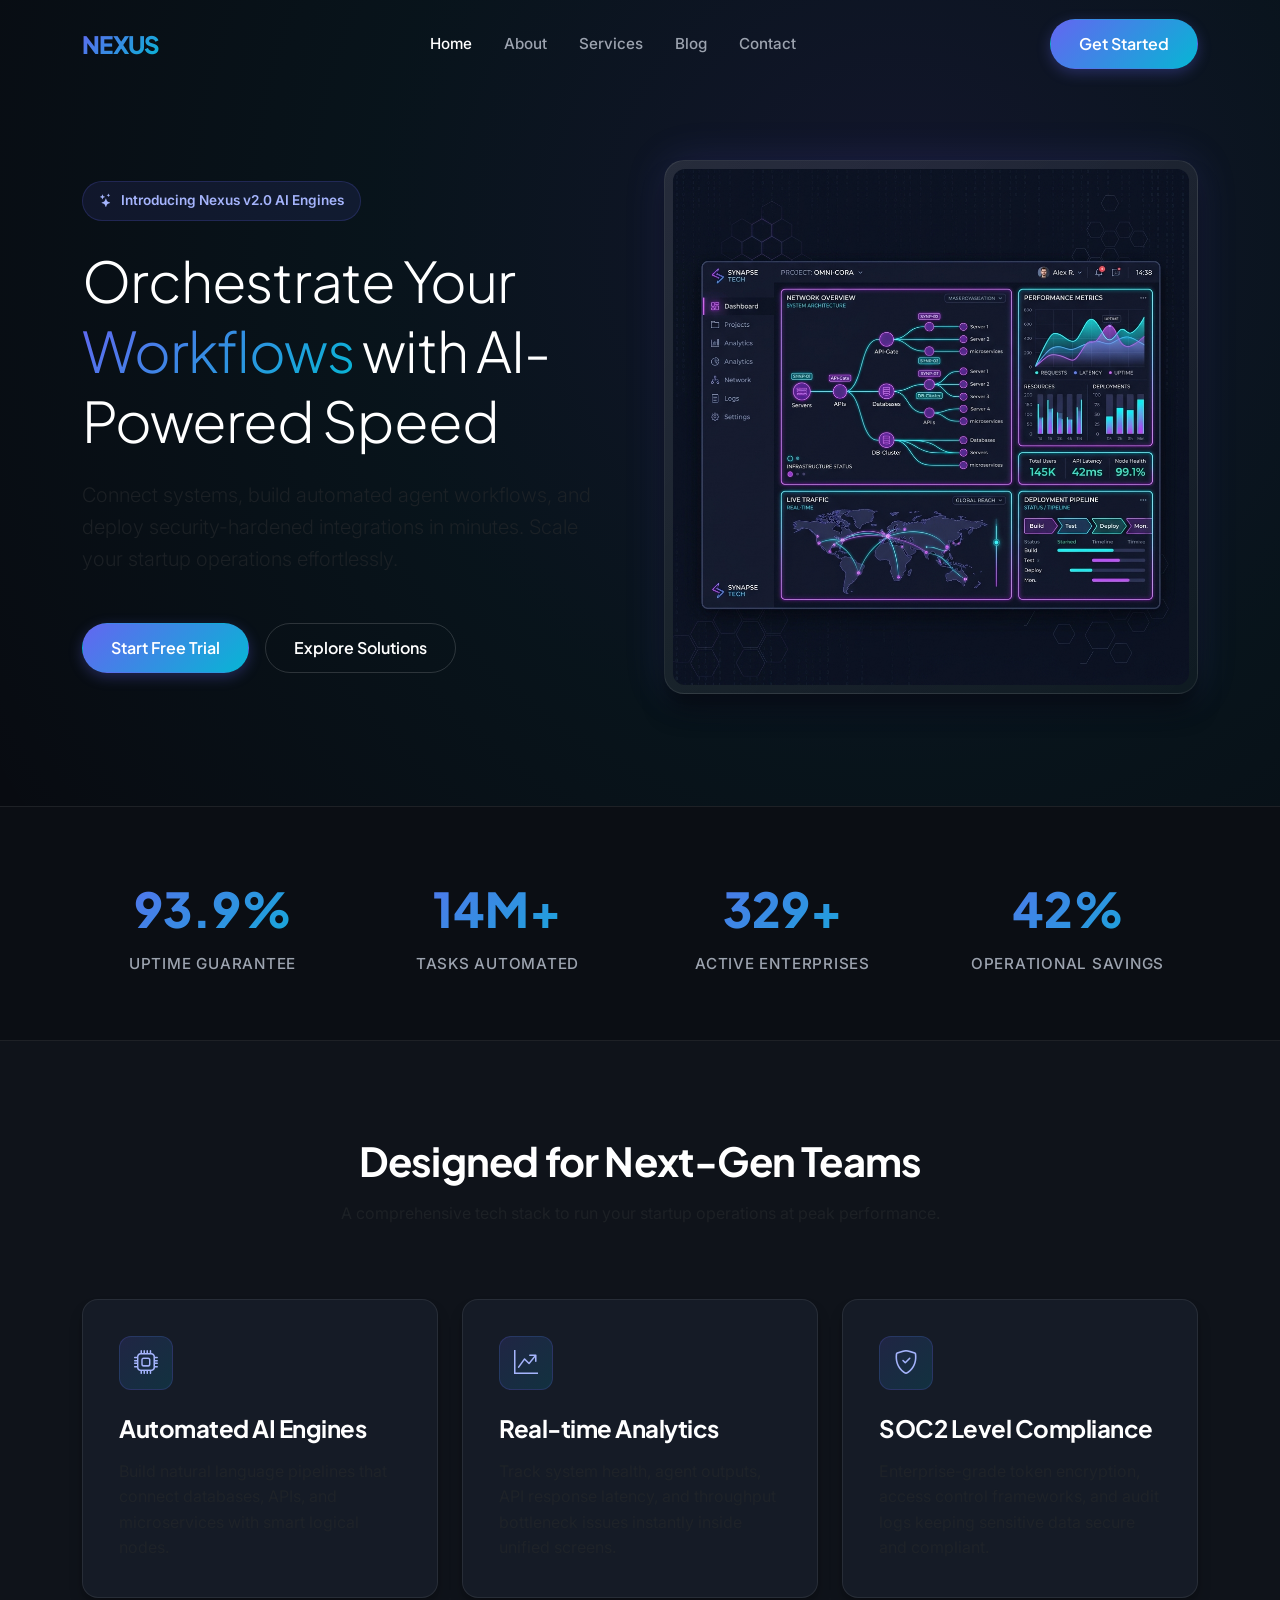
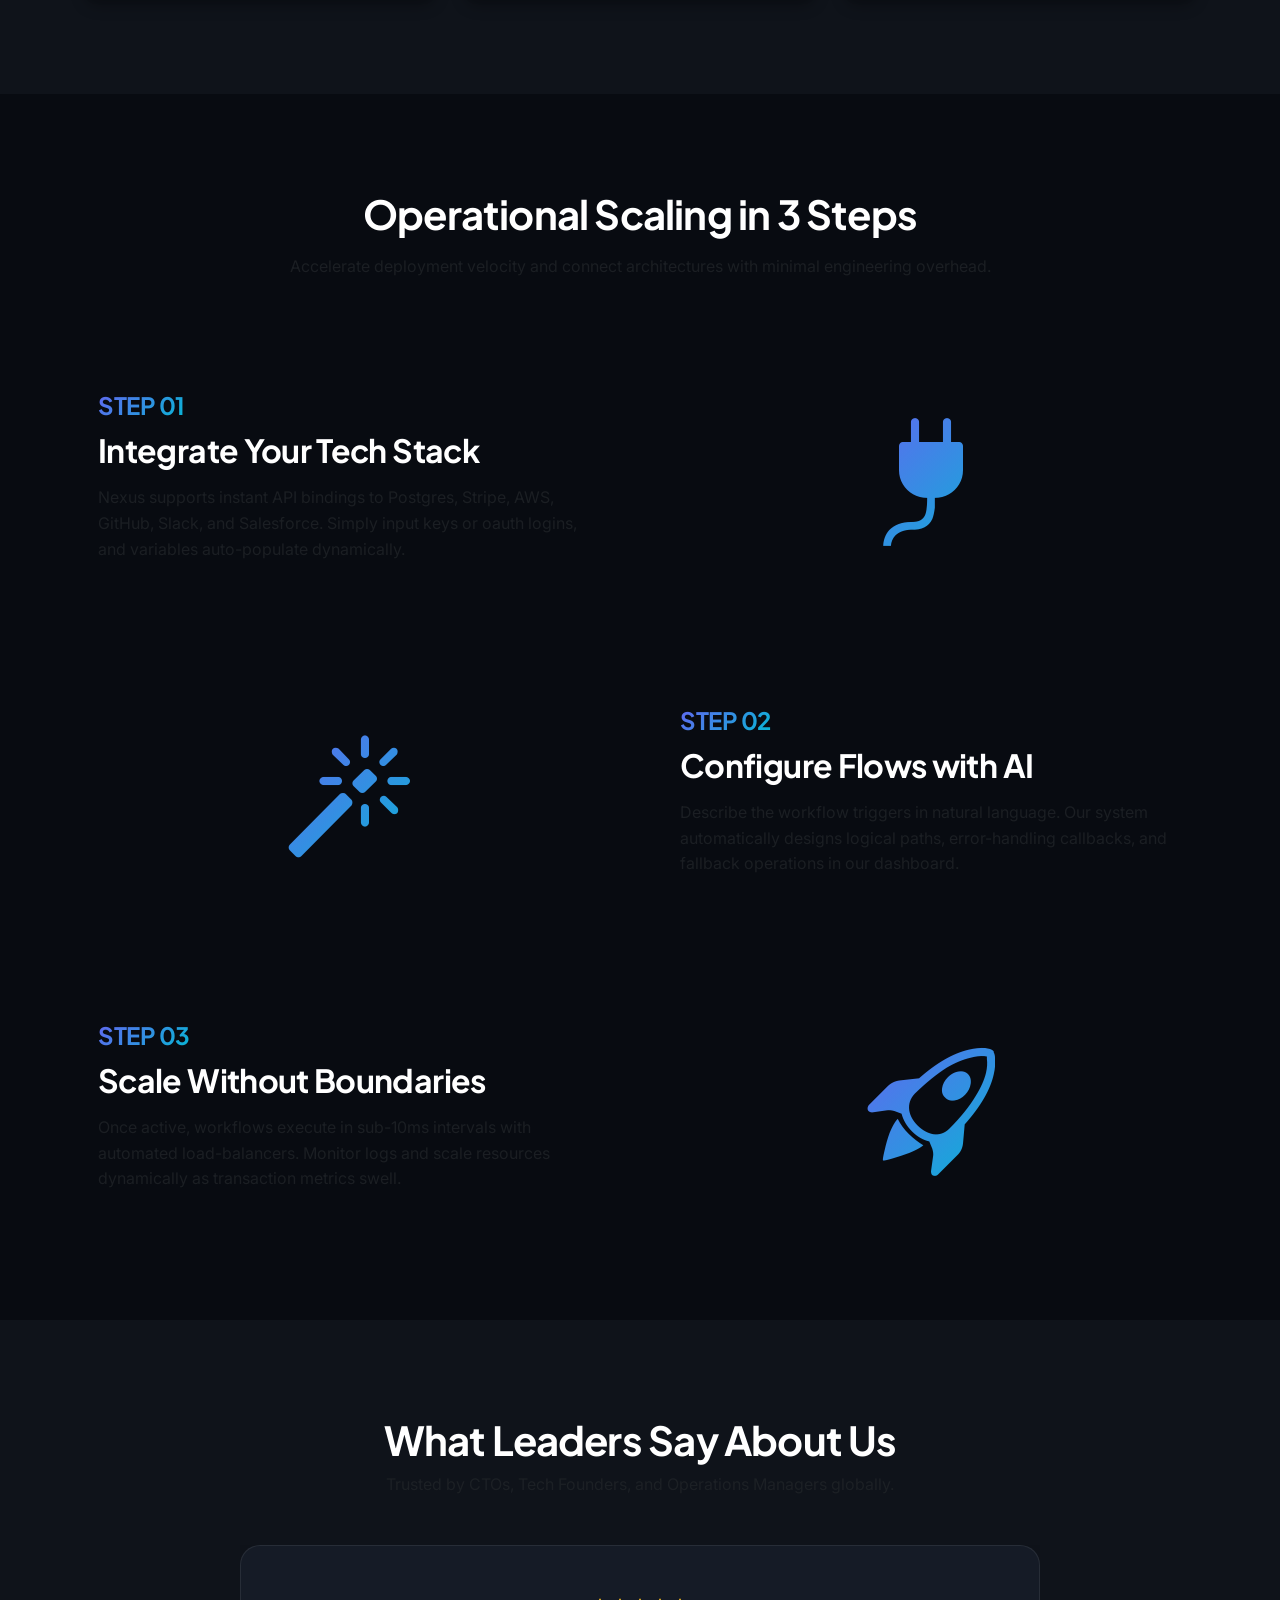
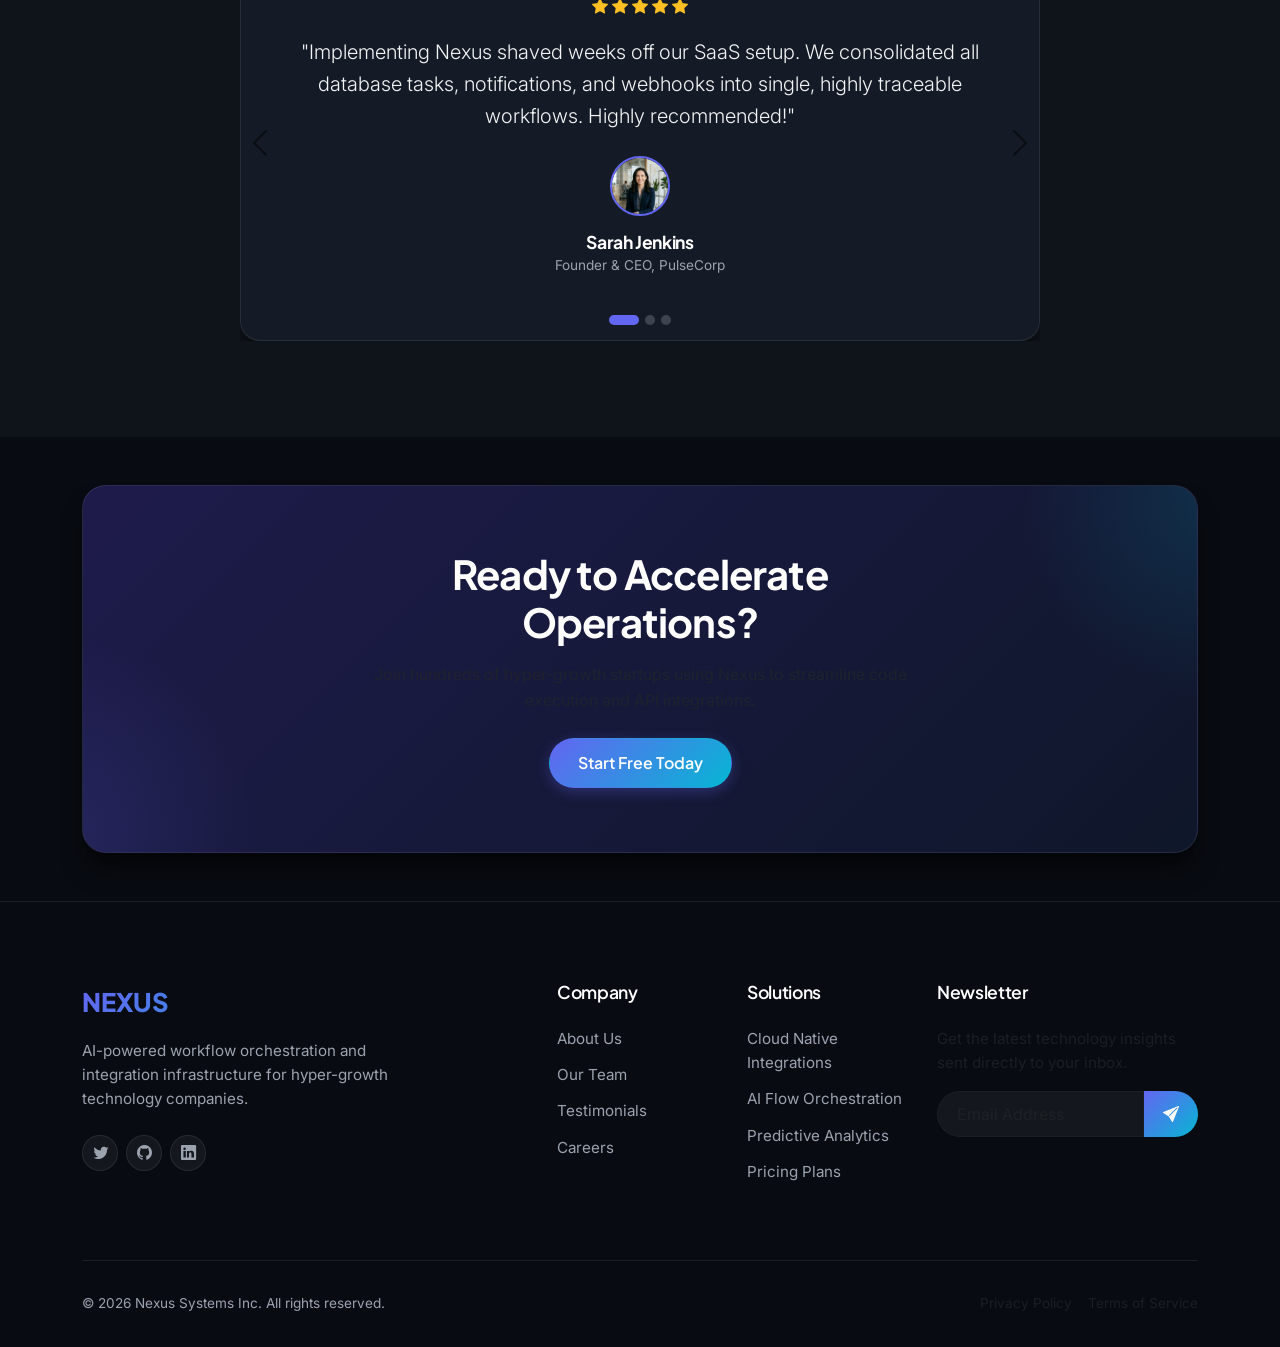
<file: index.html>
<!DOCTYPE html>
<html lang="en">
<head>
  <meta charset="UTF-8">
  <meta name="viewport" content="width=device-width, initial-scale=1.0">
  <meta name="description" content="Nexus - Automate, optimize, and scale your tech workflows with our AI-driven operations platform. Secure, fast, and built for modern teams.">
  <title>Nexus Systems - AI-Driven Operations & Workflow Orchestration</title>
  
  <!-- Bootstrap 5 CSS -->
  <link href="https://cdn.jsdelivr.net/npm/bootstrap@5.3.0/dist/css/bootstrap.min.css" rel="stylesheet">
  
  <!-- Bootstrap Icons -->
  <link href="https://cdn.jsdelivr.net/npm/bootstrap-icons@1.10.5/font/bootstrap-icons.css" rel="stylesheet">
  
  <!-- Custom CSS -->
  <link href="css/style.css" rel="stylesheet">
</head>
<body>

  <!-- Sticky Navigation Header -->
  <nav class="navbar navbar-expand-lg navbar-dark navbar-custom fixed-top">
    <div class="container">
      <a class="navbar-brand d-flex align-items-center" href="index.html">
        <span class="navbar-brand-text">NEXUS</span>
      </a>
      <button class="navbar-toggler" type="button" data-bs-toggle="collapse" data-bs-target="#navbarText" aria-controls="navbarText" aria-expanded="false" aria-label="Toggle navigation">
        <span class="navbar-toggler-icon"></span>
      </button>
      <div class="collapse navbar-collapse" id="navbarText">
        <ul class="navbar-nav mx-auto mb-2 mb-lg-0">
          <li class="nav-item">
            <a class="nav-link active" aria-current="page" href="index.html" id="navHome">Home</a>
          </li>
          <li class="nav-item">
            <a class="nav-link" href="about.html" id="navAbout">About</a>
          </li>
          <li class="nav-item">
            <a class="nav-link" href="services.html" id="navServices">Services</a>
          </li>
          <li class="nav-item">
            <a class="nav-link" href="blog.html" id="navBlog">Blog</a>
          </li>
          <li class="nav-item">
            <a class="nav-link" href="contact.html" id="navContact">Contact</a>
          </li>
        </ul>
        <div class="d-flex">
          <a href="contact.html" class="btn btn-custom btn-gradient">Get Started</a>
        </div>
      </div>
    </div>
  </nav>

  <!-- Hero Section -->
  <header class="hero-wrapper">
    <div class="container">
      <div class="row align-items-center g-5">
        <div class="col-lg-6 text-center text-lg-start">
          <div class="hero-badge">
            <i class="bi bi-stars"></i>
            <span>Introducing Nexus v2.0 AI Engines</span>
          </div>
          <h1 class="display-4 fw-extrabold mb-4 lh-sm">
            Orchestrate Your <span class="text-gradient">Workflows</span> with AI-Powered Speed
          </h1>
          <p class="lead text-muted mb-5">
            Connect systems, build automated agent workflows, and deploy security-hardened integrations in minutes. Scale your startup operations effortlessly.
          </p>
          <div class="d-flex flex-column flex-sm-row justify-content-center justify-content-lg-start gap-3">
            <a href="contact.html" class="btn btn-custom btn-gradient">Start Free Trial</a>
            <a href="services.html" class="btn btn-custom btn-outline-custom">Explore Solutions</a>
          </div>
        </div>
        <div class="col-lg-6">
          <div class="hero-dashboard-wrapper animated-float">
            <img src="images/hero_dashboard.png" alt="Nexus Dashboard Visualization" class="hero-dashboard-img img-fluid">
          </div>
        </div>
      </div>
    </div>
  </header>

  <!-- Statistics Section -->
  <section class="stats-section">
    <div class="container">
      <div class="row text-center g-4">
        <div class="col-md-3 col-6">
          <div class="stat-num" data-target="99" data-suffix=".9%">0%</div>
          <div class="stat-desc">Uptime Guarantee</div>
        </div>
        <div class="col-md-3 col-6">
          <div class="stat-num" data-target="15" data-suffix="M+">0</div>
          <div class="stat-desc">Tasks Automated</div>
        </div>
        <div class="col-md-3 col-6">
          <div class="stat-num" data-target="350" data-suffix="+">0</div>
          <div class="stat-desc">Active Enterprises</div>
        </div>
        <div class="col-md-3 col-6">
          <div class="stat-num" data-target="45" data-suffix="%">0%</div>
          <div class="stat-desc">Operational Savings</div>
        </div>
      </div>
    </div>
  </section>

  <!-- Core Features Highlights -->
  <section class="py-5 bg-section-alt">
    <div class="container py-5">
      <div class="text-center max-width-md mx-auto mb-5">
        <h2 class="h1 mb-3">Designed for Next-Gen Teams</h2>
        <p class="text-muted">A comprehensive tech stack to run your startup operations at peak performance.</p>
      </div>
      <div class="row g-4 mt-2">
        <div class="col-md-4">
          <div class="glass-card hover-lift h-100">
            <div class="feature-icon-box">
              <i class="bi bi-cpu"></i>
            </div>
            <h3 class="h4 mb-3">Automated AI Engines</h3>
            <p class="text-muted mb-0">Build natural language pipelines that connect databases, APIs, and microservices with smart logical nodes.</p>
          </div>
        </div>
        <div class="col-md-4">
          <div class="glass-card hover-lift h-100">
            <div class="feature-icon-box">
              <i class="bi bi-graph-up-arrow"></i>
            </div>
            <h3 class="h4 mb-3">Real-time Analytics</h3>
            <p class="text-muted mb-0">Track system health, agent outputs, API response latency, and throughput bottleneck issues instantly inside unified screens.</p>
          </div>
        </div>
        <div class="col-md-4">
          <div class="glass-card hover-lift h-100">
            <div class="feature-icon-box">
              <i class="bi bi-shield-check"></i>
            </div>
            <h3 class="h4 mb-3">SOC2 Level Compliance</h3>
            <p class="text-muted mb-0">Enterprise-grade token encryption, access control frameworks, and audit logs keeping sensitive data secure and compliant.</p>
          </div>
        </div>
      </div>
    </div>
  </section>

  <!-- How It Works Section -->
  <section class="py-5">
    <div class="container py-5">
      <div class="text-center max-width-md mx-auto mb-5">
        <h2 class="h1 mb-3">Operational Scaling in 3 Steps</h2>
        <p class="text-muted">Accelerate deployment velocity and connect architectures with minimal engineering overhead.</p>
      </div>
      
      <div class="row align-items-center g-5 mt-4">
        <div class="col-md-6">
          <div class="p-3">
            <span class="text-gradient fw-bold h4">STEP 01</span>
            <h3 class="h2 mt-2 mb-3">Integrate Your Tech Stack</h3>
            <p class="text-muted">Nexus supports instant API bindings to Postgres, Stripe, AWS, GitHub, Slack, and Salesforce. Simply input keys or oauth logins, and variables auto-populate dynamically.</p>
          </div>
        </div>
        <div class="col-md-6 text-center">
          <i class="bi bi-plug-fill text-gradient" style="font-size: 8rem;"></i>
        </div>
      </div>

      <div class="row align-items-center g-5 flex-md-row-reverse mt-5">
        <div class="col-md-6">
          <div class="p-3">
            <span class="text-gradient fw-bold h4">STEP 02</span>
            <h3 class="h2 mt-2 mb-3">Configure Flows with AI</h3>
            <p class="text-muted">Describe the workflow triggers in natural language. Our system automatically designs logical paths, error-handling callbacks, and fallback operations in our dashboard.</p>
          </div>
        </div>
        <div class="col-md-6 text-center">
          <i class="bi bi-magic text-gradient" style="font-size: 8rem;"></i>
        </div>
      </div>

      <div class="row align-items-center g-5 mt-5">
        <div class="col-md-6">
          <div class="p-3">
            <span class="text-gradient fw-bold h4">STEP 03</span>
            <h3 class="h2 mt-2 mb-3">Scale Without Boundaries</h3>
            <p class="text-muted">Once active, workflows execute in sub-10ms intervals with automated load-balancers. Monitor logs and scale resources dynamically as transaction metrics swell.</p>
          </div>
        </div>
        <div class="col-md-6 text-center">
          <i class="bi bi-rocket-takeoff text-gradient" style="font-size: 8rem;"></i>
        </div>
      </div>
    </div>
  </section>

  <!-- Testimonials Section -->
  <section class="py-5 bg-section-alt">
    <div class="container py-5">
      <div class="text-center mb-5">
        <h2 class="h1">What Leaders Say About Us</h2>
        <p class="text-muted">Trusted by CTOs, Tech Founders, and Operations Managers globally.</p>
      </div>
      
      <!-- Bootstrap Carousel -->
      <div id="testimonialCarousel" class="carousel slide testimonial-carousel max-width-md mx-auto" data-bs-ride="carousel" style="max-width: 800px;">
        <div class="carousel-indicators">
          <button type="button" data-bs-target="#testimonialCarousel" data-bs-slide-to="0" class="active" aria-current="true" aria-label="Slide 1"></button>
          <button type="button" data-bs-target="#testimonialCarousel" data-bs-slide-to="1" aria-label="Slide 2"></button>
          <button type="button" data-bs-target="#testimonialCarousel" data-bs-slide-to="2" aria-label="Slide 3"></button>
        </div>
        <div class="carousel-inner">
          <div class="carousel-item active">
            <div class="testimonial-card text-center">
              <div class="testimonial-rating">
                <i class="bi bi-star-fill"></i>
                <i class="bi bi-star-fill"></i>
                <i class="bi bi-star-fill"></i>
                <i class="bi bi-star-fill"></i>
                <i class="bi bi-star-fill"></i>
              </div>
              <p class="lead mb-4">"Implementing Nexus shaved weeks off our SaaS setup. We consolidated all database tasks, notifications, and webhooks into single, highly traceable workflows. Highly recommended!"</p>
              <img src="images/team_sarah.png" alt="Sarah Jenkins" class="testimonial-avatar mb-3">
              <h4 class="testimonial-author-name">Sarah Jenkins</h4>
              <p class="testimonial-author-role">Founder & CEO, PulseCorp</p>
            </div>
          </div>
          <div class="carousel-item">
            <div class="testimonial-card text-center">
              <div class="testimonial-rating">
                <i class="bi bi-star-fill"></i>
                <i class="bi bi-star-fill"></i>
                <i class="bi bi-star-fill"></i>
                <i class="bi bi-star-fill"></i>
                <i class="bi bi-star-fill"></i>
              </div>
              <p class="lead mb-4">"The SOC2 compliance and instant key isolation configurations made Nexus a no-brainer. We migrated critical finance flows with zero down-time. Stellar product support."</p>
              <img src="images/team_david.png" alt="David Chen" class="testimonial-avatar mb-3">
              <h4 class="testimonial-author-name">David Chen</h4>
              <p class="testimonial-author-role">CTO, CloudScale Ltd</p>
            </div>
          </div>
          <div class="carousel-item">
            <div class="testimonial-card text-center">
              <div class="testimonial-rating">
                <i class="bi bi-star-fill"></i>
                <i class="bi bi-star-fill"></i>
                <i class="bi bi-star-fill"></i>
                <i class="bi bi-star-fill"></i>
                <i class="bi bi-star-fill"></i>
              </div>
              <p class="lead mb-4">"The dynamic natural language automation builder acts like a full junior developer on call. Our product team manages webhooks autonomously, freeing up backend engineers."</p>
              <img src="images/team_sophia.png" alt="Sophia Alvarez" class="testimonial-avatar mb-3">
              <h4 class="testimonial-author-name">Sophia Alvarez</h4>
              <p class="testimonial-author-role">VP of Product, ApexFlow</p>
            </div>
          </div>
        </div>
        <button class="carousel-control-prev d-none d-md-flex" type="button" data-bs-target="#testimonialCarousel" data-bs-slide="prev" style="width: 5%;">
          <span class="carousel-control-prev-icon" aria-hidden="true" style="filter: invert(1);"></span>
          <span class="visually-hidden">Previous</span>
        </button>
        <button class="carousel-control-next d-none d-md-flex" type="button" data-bs-target="#testimonialCarousel" data-bs-slide="next" style="width: 5%;">
          <span class="carousel-control-next-icon" aria-hidden="true" style="filter: invert(1);"></span>
          <span class="visually-hidden">Next</span>
        </button>
      </div>
    </div>
  </section>

  <!-- CTA Banner Section -->
  <section class="py-5">
    <div class="container">
      <div class="cta-banner-wrapper text-center">
        <div class="cta-banner-content max-width-md mx-auto" style="max-width: 600px;">
          <h2 class="h1 mb-3">Ready to Accelerate Operations?</h2>
          <p class="text-muted mb-4">Join hundreds of hyper-growth startups using Nexus to streamline code execution and API integrations.</p>
          <a href="contact.html" class="btn btn-custom btn-gradient">Start Free Today</a>
        </div>
      </div>
    </div>
  </section>

  <!-- Footer -->
  <footer class="footer-main">
    <div class="container">
      <div class="row g-4">
        <div class="col-lg-4">
          <div class="footer-logo">NEXUS</div>
          <p class="footer-desc">AI-powered workflow orchestration and integration infrastructure for hyper-growth technology companies.</p>
          <div class="d-flex">
            <a href="#" class="footer-social-icon" aria-label="Twitter"><i class="bi bi-twitter"></i></a>
            <a href="#" class="footer-social-icon" aria-label="GitHub"><i class="bi bi-github"></i></a>
            <a href="#" class="footer-social-icon" aria-label="LinkedIn"><i class="bi bi-linkedin"></i></a>
          </div>
        </div>
        <div class="col-md-4 col-lg-2 offset-lg-1">
          <h4 class="footer-title">Company</h4>
          <ul class="footer-links">
            <li><a href="about.html">About Us</a></li>
            <li><a href="about.html#team">Our Team</a></li>
            <li><a href="index.html#testimonialCarousel">Testimonials</a></li>
            <li><a href="contact.html">Careers</a></li>
          </ul>
        </div>
        <div class="col-md-4 col-lg-2">
          <h4 class="footer-title">Solutions</h4>
          <ul class="footer-links">
            <li><a href="services.html">Cloud Native Integrations</a></li>
            <li><a href="services.html">AI Flow Orchestration</a></li>
            <li><a href="services.html">Predictive Analytics</a></li>
            <li><a href="services.html#pricing">Pricing Plans</a></li>
          </ul>
        </div>
        <div class="col-md-4 col-lg-3">
          <h4 class="footer-title">Newsletter</h4>
          <p class="text-muted mb-3">Get the latest technology insights sent directly to your inbox.</p>
          <form class="newsletter-form d-flex">
            <input type="email" class="form-control" placeholder="Email Address" required aria-label="Email address for newsletter">
            <button type="submit" class="btn" aria-label="Subscribe"><i class="bi bi-send-fill"></i></button>
          </form>
        </div>
      </div>
      <div class="footer-bottom d-flex flex-column flex-md-row justify-content-between align-items-center">
        <p class="mb-0">&copy; 2026 Nexus Systems Inc. All rights reserved.</p>
        <div class="d-flex gap-3 mt-3 mt-md-0">
          <a href="#" class="text-muted">Privacy Policy</a>
          <a href="#" class="text-muted">Terms of Service</a>
        </div>
      </div>
    </div>
  </footer>

  <!-- Back to Top Button -->
  <a href="#" class="back-to-top" aria-label="Back to top">
    <i class="bi bi-arrow-up-short" style="font-size: 1.5rem; line-height: 1;"></i>
  </a>

  <!-- Bootstrap 5 Bundle JS -->
  <script src="https://cdn.jsdelivr.net/npm/bootstrap@5.3.0/dist/js/bootstrap.bundle.min.js"></script>
  
  <!-- Custom JS -->
  <script src="js/script.js"></script>
</body>
</html>
</file>
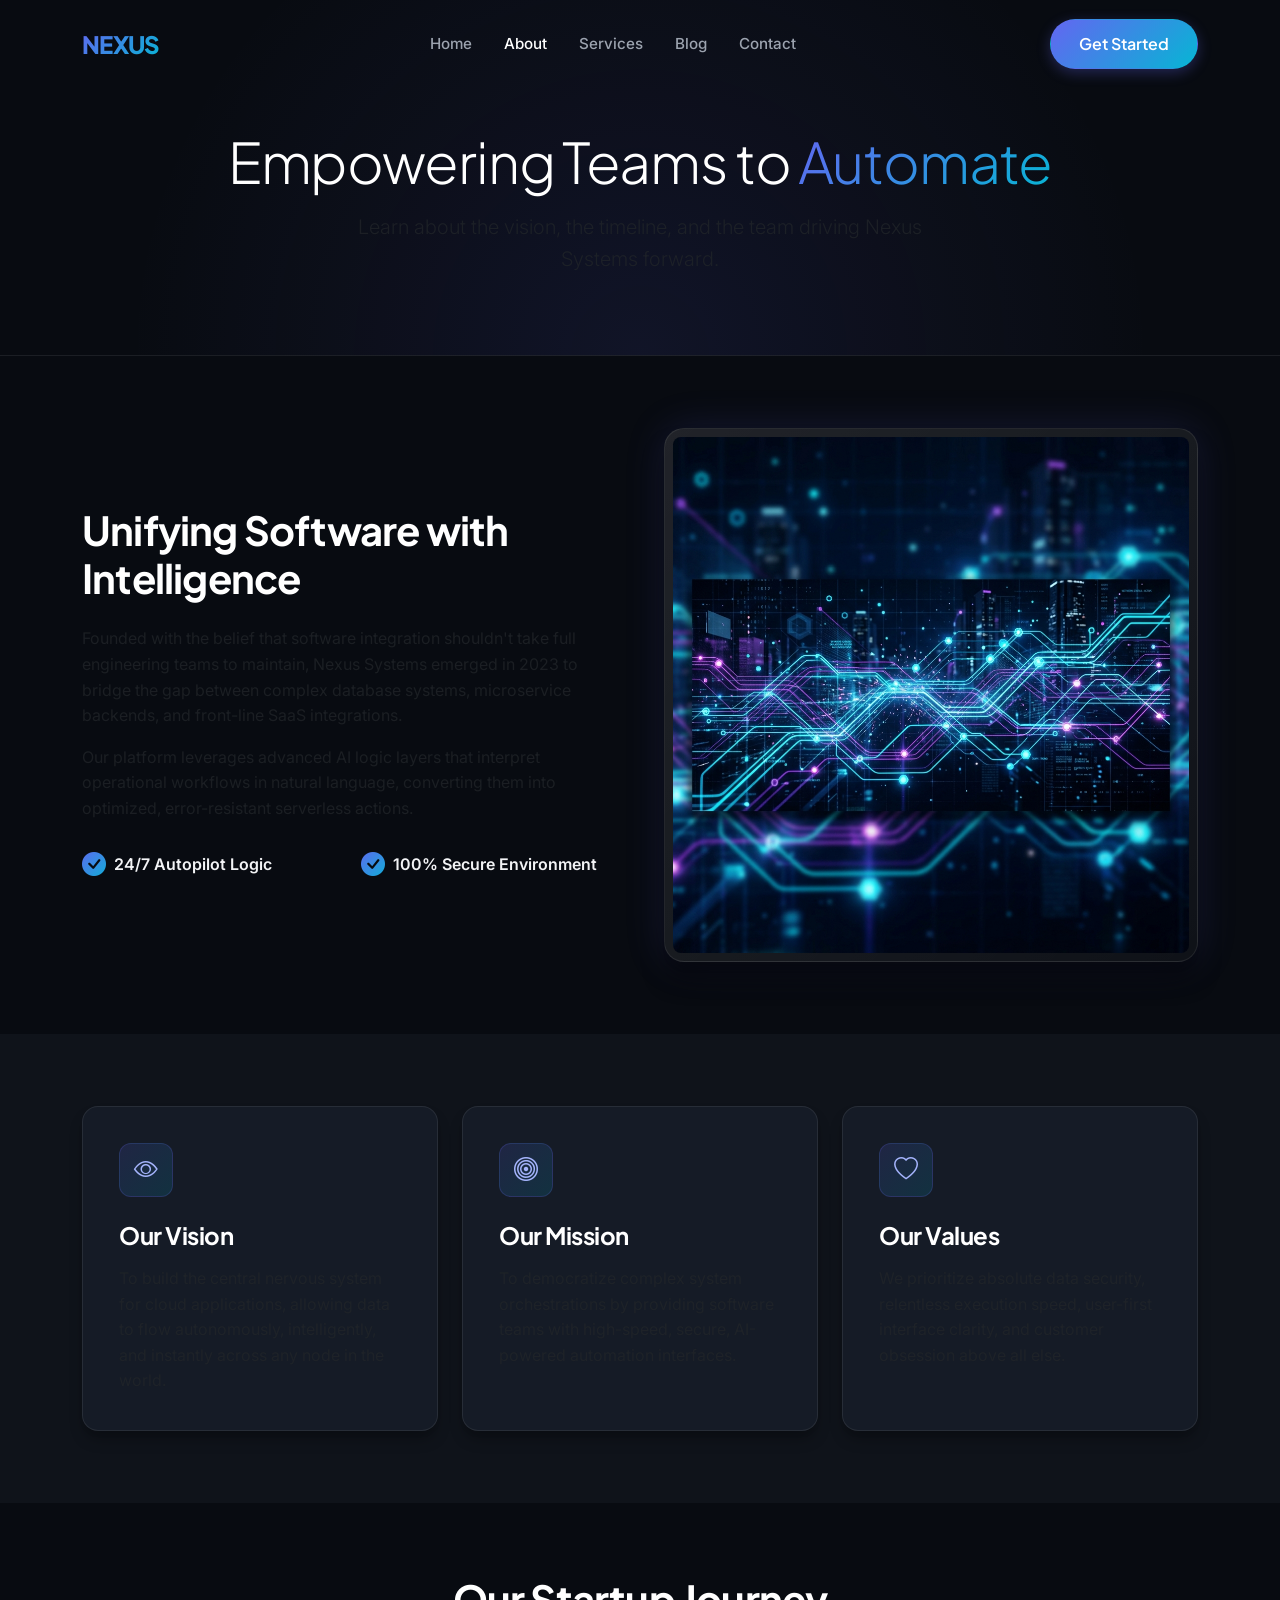
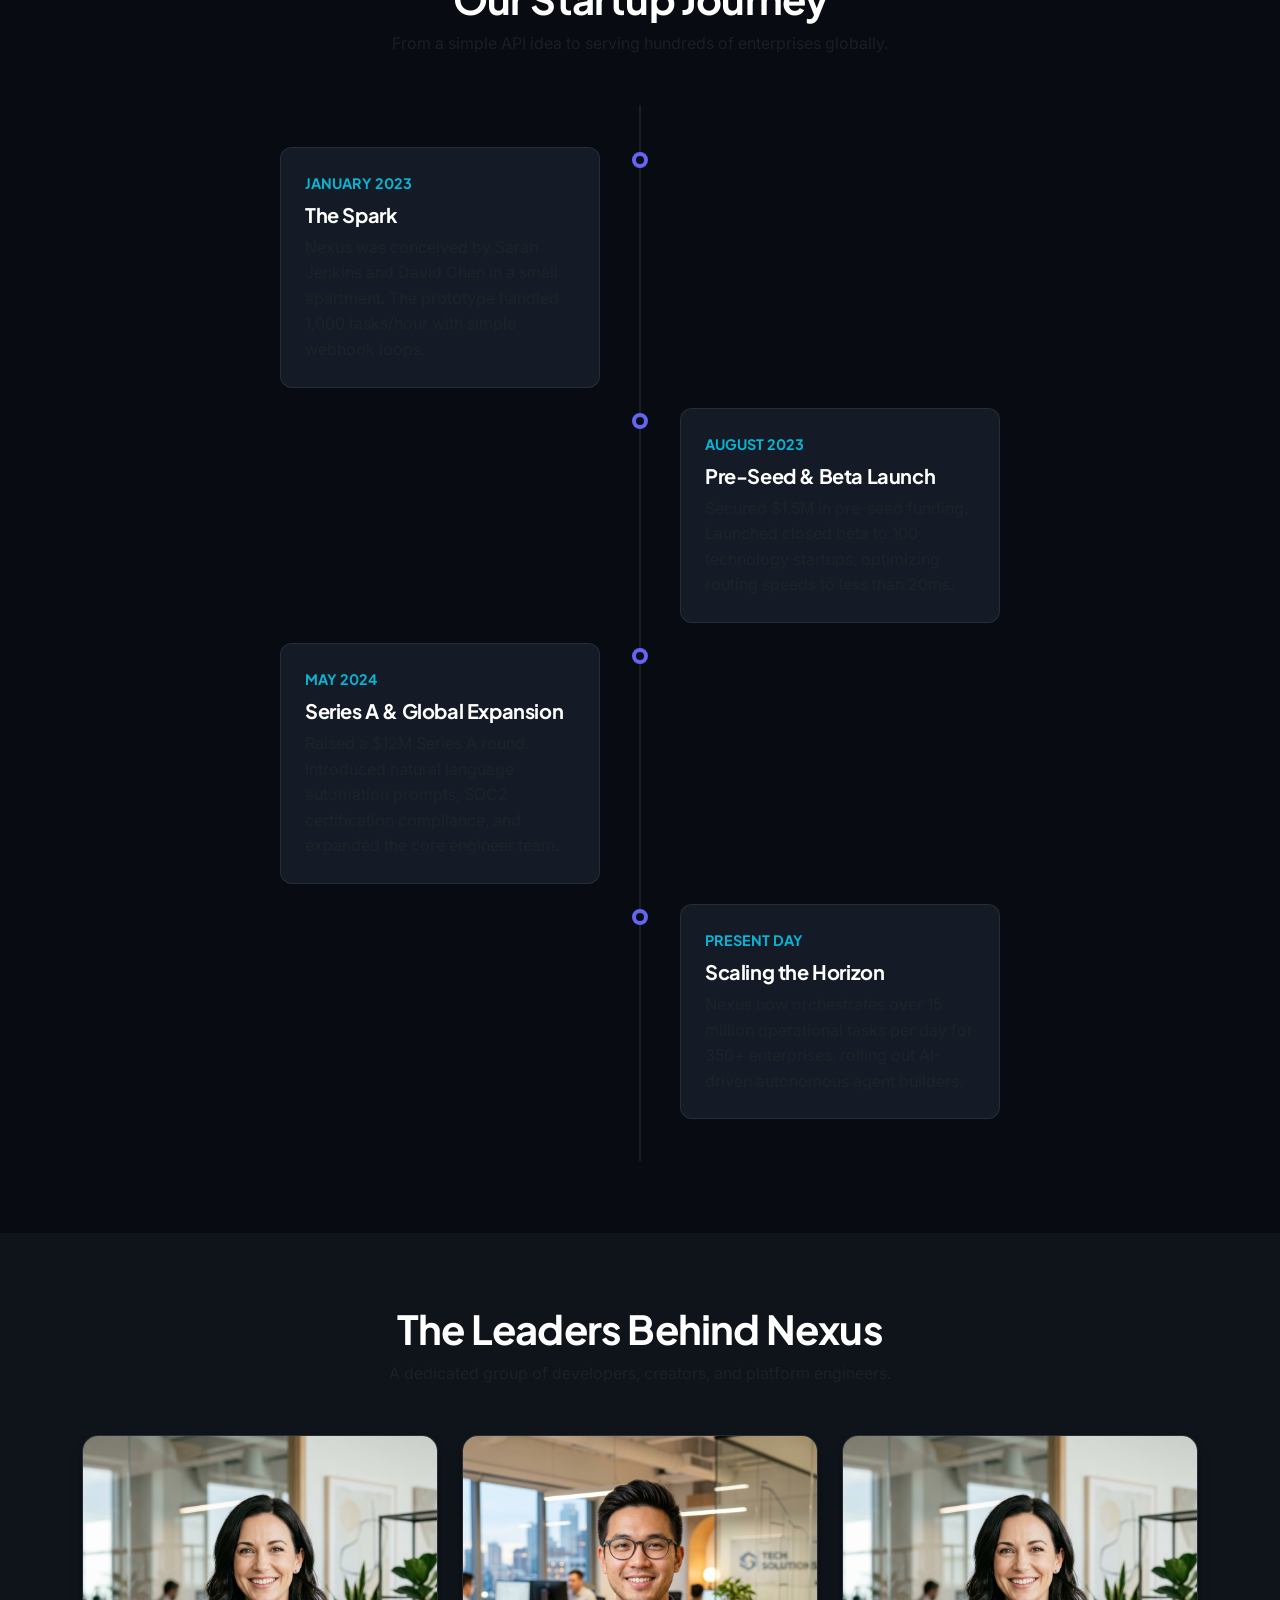
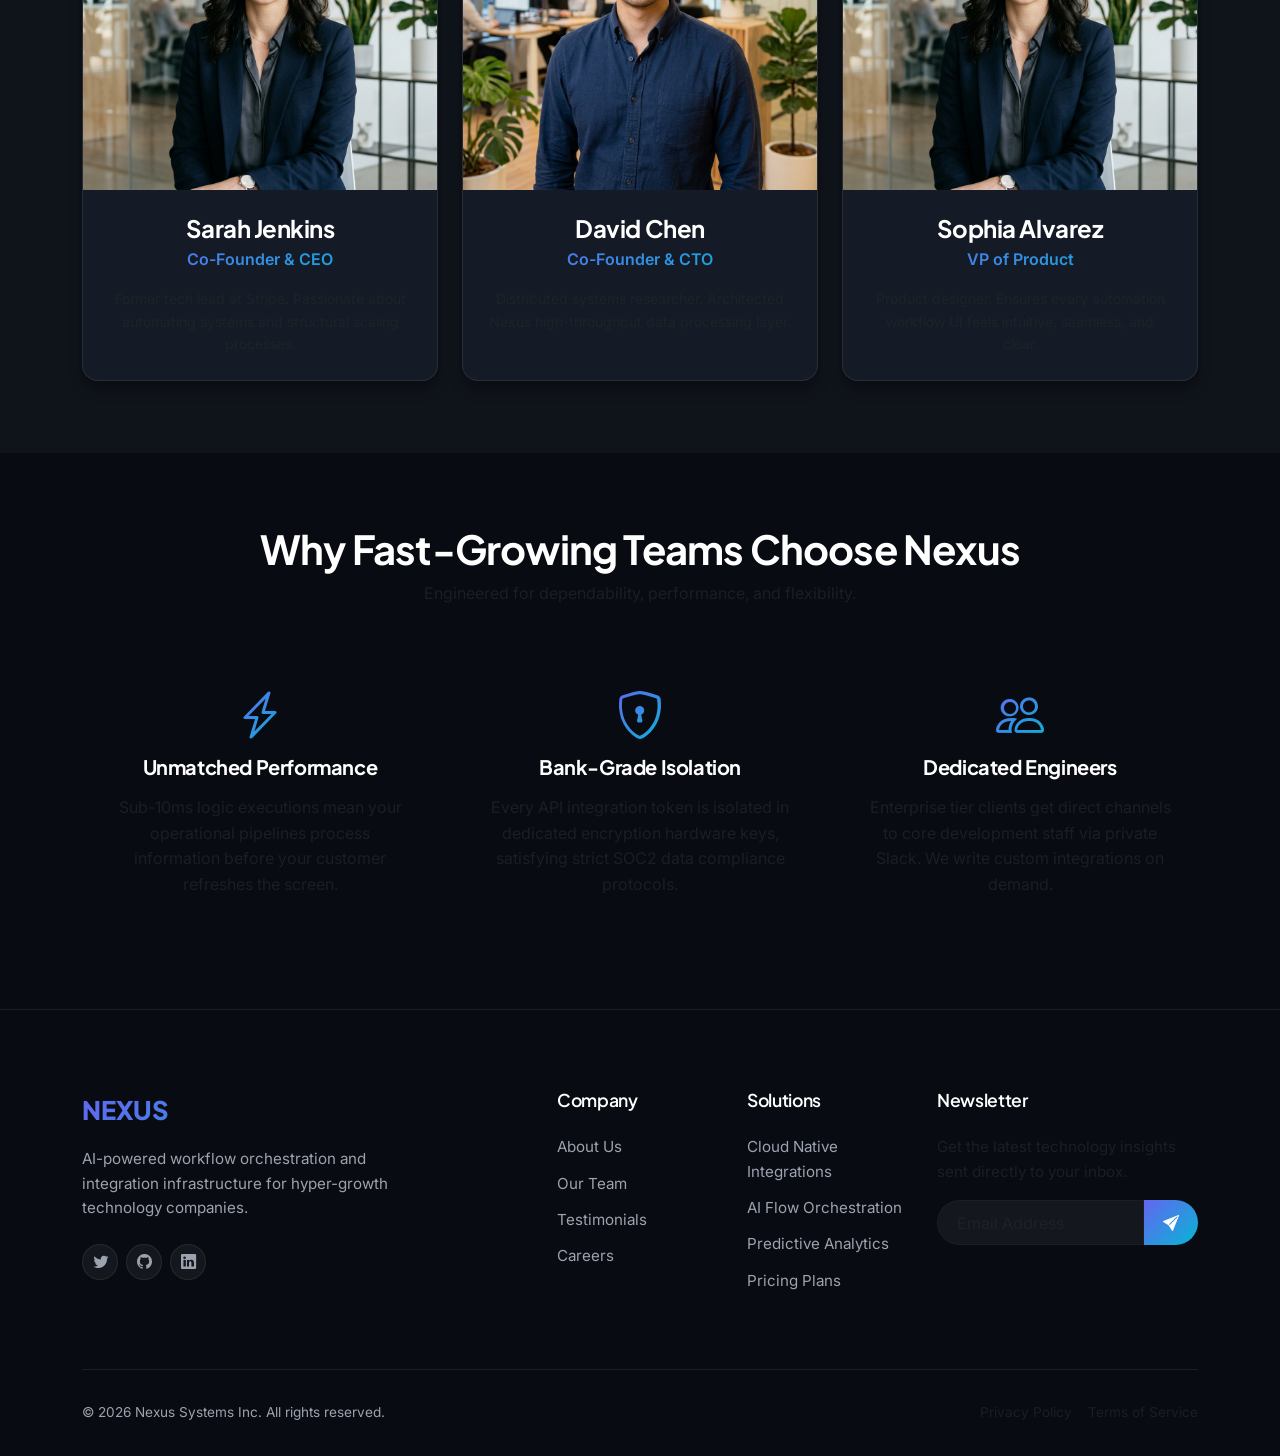
<file: about.html>
<!DOCTYPE html>
<html lang="en">
<head>
  <meta charset="UTF-8">
  <meta name="viewport" content="width=device-width, initial-scale=1.0">
  <meta name="description" content="About Nexus - Learn about our mission, vision, startup journey, and the talented team behind our AI-driven workflow platform.">
  <title>About Us - Nexus Systems</title>
  
  <!-- Bootstrap 5 CSS -->
  <link href="https://cdn.jsdelivr.net/npm/bootstrap@5.3.0/dist/css/bootstrap.min.css" rel="stylesheet">
  
  <!-- Bootstrap Icons -->
  <link href="https://cdn.jsdelivr.net/npm/bootstrap-icons@1.10.5/font/bootstrap-icons.css" rel="stylesheet">
  
  <!-- Custom CSS -->
  <link href="css/style.css" rel="stylesheet">
</head>
<body>

  <!-- Sticky Navigation Header -->
  <nav class="navbar navbar-expand-lg navbar-dark navbar-custom fixed-top">
    <div class="container">
      <a class="navbar-brand d-flex align-items-center" href="index.html">
        <span class="navbar-brand-text">NEXUS</span>
      </a>
      <button class="navbar-toggler" type="button" data-bs-toggle="collapse" data-bs-target="#navbarText" aria-controls="navbarText" aria-expanded="false" aria-label="Toggle navigation">
        <span class="navbar-toggler-icon"></span>
      </button>
      <div class="collapse navbar-collapse" id="navbarText">
        <ul class="navbar-nav mx-auto mb-2 mb-lg-0">
          <li class="nav-item">
            <a class="nav-link" href="index.html" id="navHome">Home</a>
          </li>
          <li class="nav-item">
            <a class="nav-link active" aria-current="page" href="about.html" id="navAbout">About</a>
          </li>
          <li class="nav-item">
            <a class="nav-link" href="services.html" id="navServices">Services</a>
          </li>
          <li class="nav-item">
            <a class="nav-link" href="blog.html" id="navBlog">Blog</a>
          </li>
          <li class="nav-item">
            <a class="nav-link" href="contact.html" id="navContact">Contact</a>
          </li>
        </ul>
        <div class="d-flex">
          <a href="contact.html" class="btn btn-custom btn-gradient">Get Started</a>
        </div>
      </div>
    </div>
  </nav>

  <!-- Page Header -->
  <header class="page-header-wrapper text-center">
    <div class="container">
      <h1 class="display-4 fw-extrabold mb-3">Empowering Teams to <span class="text-gradient">Automate</span></h1>
      <p class="lead text-muted max-width-md mx-auto" style="max-width: 600px;">Learn about the vision, the timeline, and the team driving Nexus Systems forward.</p>
    </div>
  </header>

  <!-- Introduction Section -->
  <section class="py-5">
    <div class="container py-4">
      <div class="row align-items-center g-5">
        <div class="col-lg-6">
          <h2 class="h1 mb-4">Unifying Software with Intelligence</h2>
          <p class="text-muted mb-3">
            Founded with the belief that software integration shouldn't take full engineering teams to maintain, Nexus Systems emerged in 2023 to bridge the gap between complex database systems, microservice backends, and front-line SaaS integrations.
          </p>
          <p class="text-muted mb-4">
            Our platform leverages advanced AI logic layers that interpret operational workflows in natural language, converting them into optimized, error-resistant serverless actions.
          </p>
          <div class="row g-4">
            <div class="col-sm-6">
              <div class="d-flex align-items-center gap-2">
                <i class="bi bi-check-circle-fill text-gradient fs-4"></i>
                <span class="fw-semibold">24/7 Autopilot Logic</span>
              </div>
            </div>
            <div class="col-sm-6">
              <div class="d-flex align-items-center gap-2">
                <i class="bi bi-check-circle-fill text-gradient fs-4"></i>
                <span class="fw-semibold">100% Secure Environment</span>
              </div>
            </div>
          </div>
        </div>
        <div class="col-lg-6">
          <div class="hero-dashboard-wrapper">
            <img src="images/blog_1.png" alt="Abstract connection network representing technology infrastructure" class="img-fluid rounded-3">
          </div>
        </div>
      </div>
    </div>
  </section>

  <!-- Vision, Mission & Values -->
  <section class="py-5 bg-section-alt">
    <div class="container py-4">
      <div class="row g-4">
        <div class="col-md-4">
          <div class="glass-card hover-lift h-100 text-center text-md-start">
            <div class="feature-icon-box">
              <i class="bi bi-eye"></i>
            </div>
            <h3 class="h4 mb-3">Our Vision</h3>
            <p class="text-muted mb-0">To build the central nervous system for cloud applications, allowing data to flow autonomously, intelligently, and instantly across any node in the world.</p>
          </div>
        </div>
        <div class="col-md-4">
          <div class="glass-card hover-lift h-100 text-center text-md-start">
            <div class="feature-icon-box">
              <i class="bi bi-bullseye"></i>
            </div>
            <h3 class="h4 mb-3">Our Mission</h3>
            <p class="text-muted mb-0">To democratize complex system orchestrations by providing software teams with high-speed, secure, AI-powered automation interfaces.</p>
          </div>
        </div>
        <div class="col-md-4">
          <div class="glass-card hover-lift h-100 text-center text-md-start">
            <div class="feature-icon-box">
              <i class="bi bi-heart"></i>
            </div>
            <h3 class="h4 mb-3">Our Values</h3>
            <p class="text-muted mb-0">We prioritize absolute data security, relentless execution speed, user-first interface clarity, and customer obsession above all else.</p>
          </div>
        </div>
      </div>
    </div>
  </section>

  <!-- Journey Timeline Section -->
  <section class="py-5">
    <div class="container py-4">
      <div class="text-center mb-5">
        <h2 class="h1">Our Startup Journey</h2>
        <p class="text-muted">From a simple API idea to serving hundreds of enterprises globally.</p>
      </div>

      <div class="timeline-container">
        <!-- Timeline Item 1 -->
        <div class="timeline-item timeline-left">
          <div class="timeline-card">
            <span class="timeline-date">JANUARY 2023</span>
            <h4 class="h5 mb-2">The Spark</h4>
            <p class="text-muted mb-0">Nexus was conceived by Sarah Jenkins and David Chen in a small apartment. The prototype handled 1,000 tasks/hour with simple webhook loops.</p>
          </div>
        </div>
        
        <!-- Timeline Item 2 -->
        <div class="timeline-item timeline-right">
          <div class="timeline-card">
            <span class="timeline-date">AUGUST 2023</span>
            <h4 class="h5 mb-2">Pre-Seed & Beta Launch</h4>
            <p class="text-muted mb-0">Secured $1.5M in pre-seed funding. Launched closed beta to 100 technology startups, optimizing routing speeds to less than 20ms.</p>
          </div>
        </div>

        <!-- Timeline Item 3 -->
        <div class="timeline-item timeline-left">
          <div class="timeline-card">
            <span class="timeline-date">MAY 2024</span>
            <h4 class="h5 mb-2">Series A & Global Expansion</h4>
            <p class="text-muted mb-0">Raised a $12M Series A round. Introduced natural language automation prompts, SOC2 certification compliance, and expanded the core engineer team.</p>
          </div>
        </div>

        <!-- Timeline Item 4 -->
        <div class="timeline-item timeline-right">
          <div class="timeline-card">
            <span class="timeline-date">PRESENT DAY</span>
            <h4 class="h5 mb-2">Scaling the Horizon</h4>
            <p class="text-muted mb-0">Nexus now orchestrates over 15 million operational tasks per day for 350+ enterprises, rolling out AI-driven autonomous agent builders.</p>
          </div>
        </div>
      </div>
    </div>
  </section>

  <!-- Team Members Section -->
  <section class="py-5 bg-section-alt" id="team">
    <div class="container py-4">
      <div class="text-center mb-5">
        <h2 class="h1">The Leaders Behind Nexus</h2>
        <p class="text-muted">A dedicated group of developers, creators, and platform engineers.</p>
      </div>

      <div class="row g-4 justify-content-center">
        <!-- CEO -->
        <div class="col-md-6 col-lg-4">
          <div class="team-member-card glass-card p-0 hover-lift h-100">
            <div class="team-member-img-wrapper">
              <img src="images/team_sarah.png" alt="Sarah Jenkins, CEO" class="team-member-img">
              <div class="team-member-socials">
                <a href="#" class="footer-social-icon mb-0" aria-label="Sarah's Twitter"><i class="bi bi-twitter"></i></a>
                <a href="#" class="footer-social-icon mb-0" aria-label="Sarah's LinkedIn"><i class="bi bi-linkedin"></i></a>
              </div>
            </div>
            <div class="p-4 text-center">
              <h3 class="h4 mb-1">Sarah Jenkins</h3>
              <p class="text-gradient fw-semibold mb-3">Co-Founder & CEO</p>
              <p class="text-muted mb-0 small">Former tech lead at Stripe. Passionate about automating systems and structural scaling processes.</p>
            </div>
          </div>
        </div>

        <!-- CTO -->
        <div class="col-md-6 col-lg-4">
          <div class="team-member-card glass-card p-0 hover-lift h-100">
            <div class="team-member-img-wrapper">
              <img src="images/team_david.png" alt="David Chen, CTO" class="team-member-img">
              <div class="team-member-socials">
                <a href="#" class="footer-social-icon mb-0" aria-label="David's GitHub"><i class="bi bi-github"></i></a>
                <a href="#" class="footer-social-icon mb-0" aria-label="David's LinkedIn"><i class="bi bi-linkedin"></i></a>
              </div>
            </div>
            <div class="p-4 text-center">
              <h3 class="h4 mb-1">David Chen</h3>
              <p class="text-gradient fw-semibold mb-3">Co-Founder & CTO</p>
              <p class="text-muted mb-0 small">Distributed systems researcher. Architected Nexus high-throughput data processing layer.</p>
            </div>
          </div>
        </div>

        <!-- Head of Product -->
        <div class="col-md-6 col-lg-4">
          <div class="team-member-card glass-card p-0 hover-lift h-100">
            <div class="team-member-img-wrapper">
              <img src="images/team_sophia.png" alt="Sophia Alvarez, Head of Product" class="team-member-img">
              <div class="team-member-socials">
                <a href="#" class="footer-social-icon mb-0" aria-label="Sophia's Twitter"><i class="bi bi-twitter"></i></a>
                <a href="#" class="footer-social-icon mb-0" aria-label="Sophia's LinkedIn"><i class="bi bi-linkedin"></i></a>
              </div>
            </div>
            <div class="p-4 text-center">
              <h3 class="h4 mb-1">Sophia Alvarez</h3>
              <p class="text-gradient fw-semibold mb-3">VP of Product</p>
              <p class="text-muted mb-0 small">Product designer. Ensures every automation workflow UI feels intuitive, seamless, and clear.</p>
            </div>
          </div>
        </div>
      </div>
    </div>
  </section>

  <!-- Why Choose Us -->
  <section class="py-5">
    <div class="container py-4">
      <div class="text-center mb-5">
        <h2 class="h1">Why Fast-Growing Teams Choose Nexus</h2>
        <p class="text-muted">Engineered for dependability, performance, and flexibility.</p>
      </div>

      <div class="row g-4">
        <div class="col-md-4">
          <div class="p-4 text-center">
            <i class="bi bi-lightning-charge text-gradient mb-3" style="font-size: 3rem;"></i>
            <h4 class="h5 mb-3">Unmatched Performance</h4>
            <p class="text-muted">Sub-10ms logic executions mean your operational pipelines process information before your customer refreshes the screen.</p>
          </div>
        </div>
        <div class="col-md-4">
          <div class="p-4 text-center">
            <i class="bi bi-shield-lock text-gradient mb-3" style="font-size: 3rem;"></i>
            <h4 class="h5 mb-3">Bank-Grade Isolation</h4>
            <p class="text-muted">Every API integration token is isolated in dedicated encryption hardware keys, satisfying strict SOC2 data compliance protocols.</p>
          </div>
        </div>
        <div class="col-md-4">
          <div class="p-4 text-center">
            <i class="bi bi-people text-gradient mb-3" style="font-size: 3rem;"></i>
            <h4 class="h5 mb-3">Dedicated Engineers</h4>
            <p class="text-muted">Enterprise tier clients get direct channels to core development staff via private Slack. We write custom integrations on demand.</p>
          </div>
        </div>
      </div>
    </div>
  </section>

  <!-- Footer -->
  <footer class="footer-main">
    <div class="container">
      <div class="row g-4">
        <div class="col-lg-4">
          <div class="footer-logo">NEXUS</div>
          <p class="footer-desc">AI-powered workflow orchestration and integration infrastructure for hyper-growth technology companies.</p>
          <div class="d-flex">
            <a href="#" class="footer-social-icon" aria-label="Twitter"><i class="bi bi-twitter"></i></a>
            <a href="#" class="footer-social-icon" aria-label="GitHub"><i class="bi bi-github"></i></a>
            <a href="#" class="footer-social-icon" aria-label="LinkedIn"><i class="bi bi-linkedin"></i></a>
          </div>
        </div>
        <div class="col-md-4 col-lg-2 offset-lg-1">
          <h4 class="footer-title">Company</h4>
          <ul class="footer-links">
            <li><a href="about.html">About Us</a></li>
            <li><a href="about.html#team">Our Team</a></li>
            <li><a href="index.html#testimonialCarousel">Testimonials</a></li>
            <li><a href="contact.html">Careers</a></li>
          </ul>
        </div>
        <div class="col-md-4 col-lg-2">
          <h4 class="footer-title">Solutions</h4>
          <ul class="footer-links">
            <li><a href="services.html">Cloud Native Integrations</a></li>
            <li><a href="services.html">AI Flow Orchestration</a></li>
            <li><a href="services.html">Predictive Analytics</a></li>
            <li><a href="services.html#pricing">Pricing Plans</a></li>
          </ul>
        </div>
        <div class="col-md-4 col-lg-3">
          <h4 class="footer-title">Newsletter</h4>
          <p class="text-muted mb-3">Get the latest technology insights sent directly to your inbox.</p>
          <form class="newsletter-form d-flex">
            <input type="email" class="form-control" placeholder="Email Address" required aria-label="Email address for newsletter">
            <button type="submit" class="btn" aria-label="Subscribe"><i class="bi bi-send-fill"></i></button>
          </form>
        </div>
      </div>
      <div class="footer-bottom d-flex flex-column flex-md-row justify-content-between align-items-center">
        <p class="mb-0">&copy; 2026 Nexus Systems Inc. All rights reserved.</p>
        <div class="d-flex gap-3 mt-3 mt-md-0">
          <a href="#" class="text-muted">Privacy Policy</a>
          <a href="#" class="text-muted">Terms of Service</a>
        </div>
      </div>
    </div>
  </footer>

  <!-- Back to Top Button -->
  <a href="#" class="back-to-top" aria-label="Back to top">
    <i class="bi bi-arrow-up-short" style="font-size: 1.5rem; line-height: 1;"></i>
  </a>

  <!-- Bootstrap 5 Bundle JS -->
  <script src="https://cdn.jsdelivr.net/npm/bootstrap@5.3.0/dist/js/bootstrap.bundle.min.js"></script>
  
  <!-- Custom JS -->
  <script src="js/script.js"></script>
</body>
</html>
</file>
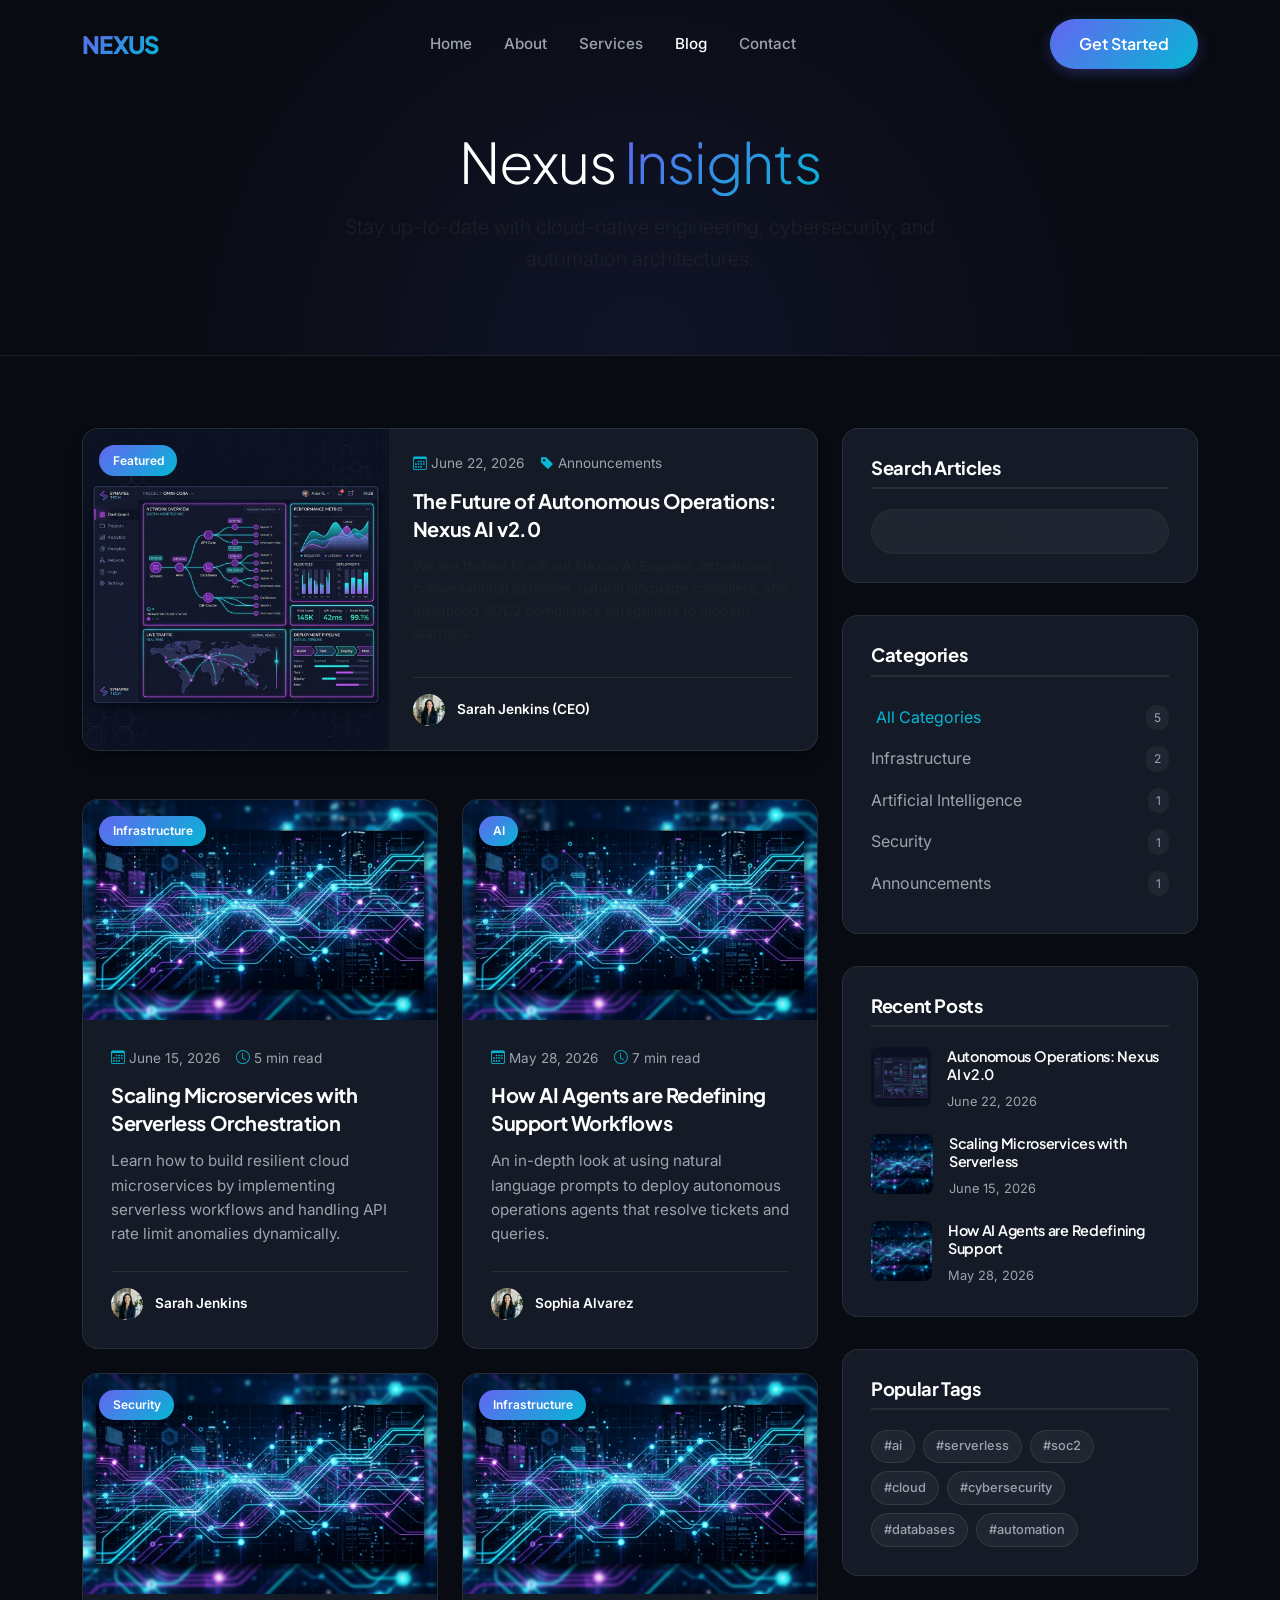
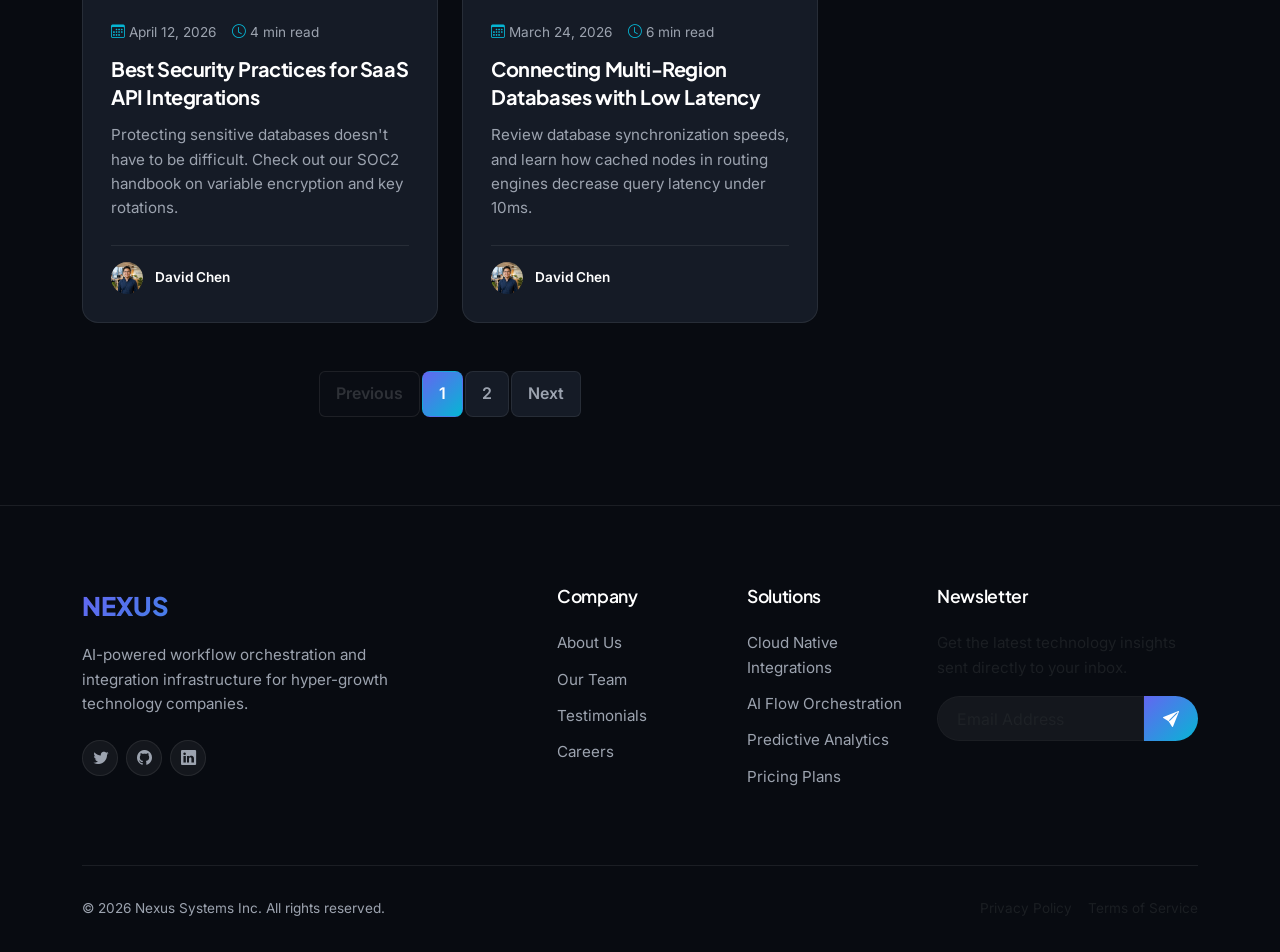
<file: blog.html>
<!DOCTYPE html>
<html lang="en">
<head>
  <meta charset="UTF-8">
  <meta name="viewport" content="width=device-width, initial-scale=1.0">
  <meta name="description" content="Nexus Insights - Stay updated on cloud architecture, automation trends, SaaS security, and artificial intelligence integration guidelines.">
  <title>Nexus Insights - Tech Blog & Startup Guides</title>
  
  <!-- Bootstrap 5 CSS -->
  <link href="https://cdn.jsdelivr.net/npm/bootstrap@5.3.0/dist/css/bootstrap.min.css" rel="stylesheet">
  
  <!-- Bootstrap Icons -->
  <link href="https://cdn.jsdelivr.net/npm/bootstrap-icons@1.10.5/font/bootstrap-icons.css" rel="stylesheet">
  
  <!-- Custom CSS -->
  <link href="css/style.css" rel="stylesheet">
</head>
<body>

  <!-- Sticky Navigation Header -->
  <nav class="navbar navbar-expand-lg navbar-dark navbar-custom fixed-top">
    <div class="container">
      <a class="navbar-brand d-flex align-items-center" href="index.html">
        <span class="navbar-brand-text">NEXUS</span>
      </a>
      <button class="navbar-toggler" type="button" data-bs-toggle="collapse" data-bs-target="#navbarText" aria-controls="navbarText" aria-expanded="false" aria-label="Toggle navigation">
        <span class="navbar-toggler-icon"></span>
      </button>
      <div class="collapse navbar-collapse" id="navbarText">
        <ul class="navbar-nav mx-auto mb-2 mb-lg-0">
          <li class="nav-item">
            <a class="nav-link" href="index.html" id="navHome">Home</a>
          </li>
          <li class="nav-item">
            <a class="nav-link" href="about.html" id="navAbout">About</a>
          </li>
          <li class="nav-item">
            <a class="nav-link" href="services.html" id="navServices">Services</a>
          </li>
          <li class="nav-item">
            <a class="nav-link active" aria-current="page" href="blog.html" id="navBlog">Blog</a>
          </li>
          <li class="nav-item">
            <a class="nav-link" href="contact.html" id="navContact">Contact</a>
          </li>
        </ul>
        <div class="d-flex">
          <a href="contact.html" class="btn btn-custom btn-gradient">Get Started</a>
        </div>
      </div>
    </div>
  </nav>

  <!-- Page Header -->
  <header class="page-header-wrapper text-center">
    <div class="container">
      <h1 class="display-4 fw-extrabold mb-3">Nexus <span class="text-gradient">Insights</span></h1>
      <p class="lead text-muted max-width-md mx-auto" style="max-width: 600px;">Stay up-to-date with cloud-native engineering, cybersecurity, and automation architectures.</p>
    </div>
  </header>

  <!-- Blog Layout -->
  <section class="py-5">
    <div class="container py-4">
      <div class="row g-4">
        
        <!-- Blog Posts Main (Left) -->
        <div class="col-lg-8">
          
          <!-- Featured Post Card -->
          <div class="blog-post-card featured-post mb-5" data-category="announcements" data-tags="ai,announcement,platform">
            <div class="glass-card p-0 overflow-hidden">
              <div class="row g-0">
                <div class="col-md-5" style="position: relative;">
                  <img src="images/hero_dashboard.png" alt="Featured Post: Nexus AI v2.0 Dashboard" style="width: 100%; height: 100%; object-fit: cover; min-height: 250px;">
                  <span class="blog-badge">Featured</span>
                </div>
                <div class="col-md-7">
                  <div class="p-4 d-flex flex-column h-100 justify-content-between">
                    <div>
                      <div class="blog-meta">
                        <span><i class="bi bi-calendar3"></i> June 22, 2026</span>
                        <span><i class="bi bi-tag-fill"></i> Announcements</span>
                      </div>
                      <h2 class="h3 blog-title"><a href="#">The Future of Autonomous Operations: Nexus AI v2.0</a></h2>
                      <p class="text-muted small">We are thrilled to roll out Nexus AI Engines, introducing conversational pipelines, natural language compilers, and advanced SOC2 compliance safeguards to modern startups.</p>
                    </div>
                    <div class="blog-author-box mt-3">
                      <img src="images/team_sarah.png" alt="Sarah Jenkins" class="blog-author-avatar">
                      <span class="blog-author-name">Sarah Jenkins (CEO)</span>
                    </div>
                  </div>
                </div>
              </div>
            </div>
          </div>

          <!-- Blog Cards Grid -->
          <div class="row g-4" id="blogGrid">
            <!-- Article 1 -->
            <div class="col-md-6 blog-post-card" data-category="infrastructure" data-tags="serverless,scaling,cloud">
              <div class="blog-card">
                <div class="blog-img-wrapper">
                  <img src="images/blog_1.png" alt="Network wires and connectors illustration" class="blog-img">
                  <span class="blog-badge">Infrastructure</span>
                </div>
                <div class="blog-card-body">
                  <div class="blog-meta">
                    <span><i class="bi bi-calendar3"></i> June 15, 2026</span>
                    <span><i class="bi bi-clock"></i> 5 min read</span>
                  </div>
                  <h3 class="blog-title"><a href="#">Scaling Microservices with Serverless Orchestration</a></h3>
                  <p class="blog-excerpt">Learn how to build resilient cloud microservices by implementing serverless workflows and handling API rate limit anomalies dynamically.</p>
                  <div class="blog-author-box">
                    <img src="images/team_sarah.png" alt="Sarah Jenkins" class="blog-author-avatar">
                    <span class="blog-author-name">Sarah Jenkins</span>
                  </div>
                </div>
              </div>
            </div>

            <!-- Article 2 -->
            <div class="col-md-6 blog-post-card" data-category="artificial intelligence" data-tags="ai,automation,agents">
              <div class="blog-card">
                <div class="blog-img-wrapper">
                  <img src="images/blog_2.png" alt="Abstract gradient nodes representing artificial intelligence" class="blog-img">
                  <span class="blog-badge">AI</span>
                </div>
                <div class="blog-card-body">
                  <div class="blog-meta">
                    <span><i class="bi bi-calendar3"></i> May 28, 2026</span>
                    <span><i class="bi bi-clock"></i> 7 min read</span>
                  </div>
                  <h3 class="blog-title"><a href="#">How AI Agents are Redefining Support Workflows</a></h3>
                  <p class="blog-excerpt">An in-depth look at using natural language prompts to deploy autonomous operations agents that resolve tickets and queries.</p>
                  <div class="blog-author-box">
                    <img src="images/team_sophia.png" alt="Sophia Alvarez" class="blog-author-avatar">
                    <span class="blog-author-name">Sophia Alvarez</span>
                  </div>
                </div>
              </div>
            </div>

            <!-- Article 3 -->
            <div class="col-md-6 blog-post-card" data-category="security" data-tags="cybersecurity,soc2,apis">
              <div class="blog-card">
                <div class="blog-img-wrapper">
                  <img src="images/blog_3.png" alt="Security abstract visual background matrix" class="blog-img">
                  <span class="blog-badge">Security</span>
                </div>
                <div class="blog-card-body">
                  <div class="blog-meta">
                    <span><i class="bi bi-calendar3"></i> April 12, 2026</span>
                    <span><i class="bi bi-clock"></i> 4 min read</span>
                  </div>
                  <h3 class="blog-title"><a href="#">Best Security Practices for SaaS API Integrations</a></h3>
                  <p class="blog-excerpt">Protecting sensitive databases doesn't have to be difficult. Check out our SOC2 handbook on variable encryption and key rotations.</p>
                  <div class="blog-author-box">
                    <img src="images/team_david.png" alt="David Chen" class="blog-author-avatar">
                    <span class="blog-author-name">David Chen</span>
                  </div>
                </div>
              </div>
            </div>

            <!-- Article 4 -->
            <div class="col-md-6 blog-post-card" data-category="infrastructure" data-tags="databases,latency,multi-region">
              <div class="blog-card">
                <div class="blog-img-wrapper">
                  <img src="images/blog_4.png" alt="Server clusters data network layout" class="blog-img">
                  <span class="blog-badge">Infrastructure</span>
                </div>
                <div class="blog-card-body">
                  <div class="blog-meta">
                    <span><i class="bi bi-calendar3"></i> March 24, 2026</span>
                    <span><i class="bi bi-clock"></i> 6 min read</span>
                  </div>
                  <h3 class="blog-title"><a href="#">Connecting Multi-Region Databases with Low Latency</a></h3>
                  <p class="blog-excerpt">Review database synchronization speeds, and learn how cached nodes in routing engines decrease query latency under 10ms.</p>
                  <div class="blog-author-box">
                    <img src="images/team_david.png" alt="David Chen" class="blog-author-avatar">
                    <span class="blog-author-name">David Chen</span>
                  </div>
                </div>
              </div>
            </div>
          </div>

          <!-- Pagination -->
          <nav aria-label="Blog pagination" class="mt-5">
            <ul class="pagination pagination-custom justify-content-center">
              <li class="page-item disabled">
                <a class="page-link" href="#" tabindex="-1" aria-disabled="true">Previous</a>
              </li>
              <li class="page-item active" aria-current="page"><a class="page-link" href="#">1</a></li>
              <li class="page-item"><a class="page-link" href="#">2</a></li>
              <li class="page-item">
                <a class="page-link" href="#">Next</a>
              </li>
            </ul>
          </nav>

        </div>

        <!-- Sidebar Widgets (Right) -->
        <div class="col-lg-4">
          
          <!-- Search Widget -->
          <div class="blog-sidebar-widget search-widget">
            <h4 class="blog-sidebar-title">Search Articles</h4>
            <div class="position-relative">
              <input type="text" class="form-control" placeholder="Search insights..." id="blogSearch">
            </div>
          </div>

          <!-- Categories Widget -->
          <div class="blog-sidebar-widget">
            <h4 class="blog-sidebar-title">Categories</h4>
            <div class="d-flex flex-column">
              <a href="#" class="category-list-link active" data-filter="all">All Categories <span class="category-count">5</span></a>
              <a href="#" class="category-list-link" data-filter="infrastructure">Infrastructure <span class="category-count">2</span></a>
              <a href="#" class="category-list-link" data-filter="artificial intelligence">Artificial Intelligence <span class="category-count">1</span></a>
              <a href="#" class="category-list-link" data-filter="security">Security <span class="category-count">1</span></a>
              <a href="#" class="category-list-link" data-filter="announcements">Announcements <span class="category-count">1</span></a>
            </div>
          </div>

          <!-- Recent Posts Widget -->
          <div class="blog-sidebar-widget">
            <h4 class="blog-sidebar-title">Recent Posts</h4>
            
            <div class="recent-post-item">
              <img src="images/hero_dashboard.png" alt="SaaS dashboard cover thumbnail" class="recent-post-thumb">
              <div>
                <h5 class="recent-post-title"><a href="#">Autonomous Operations: Nexus AI v2.0</a></h5>
                <span class="recent-post-date">June 22, 2026</span>
              </div>
            </div>

            <div class="recent-post-item">
              <img src="images/blog_1.png" alt="Technology network thumbnail" class="recent-post-thumb">
              <div>
                <h5 class="recent-post-title"><a href="#">Scaling Microservices with Serverless</a></h5>
                <span class="recent-post-date">June 15, 2026</span>
              </div>
            </div>

            <div class="recent-post-item">
              <img src="images/blog_2.png" alt="Collaborative corporate thumbnail" class="recent-post-thumb">
              <div>
                <h5 class="recent-post-title"><a href="#">How AI Agents are Redefining Support</a></h5>
                <span class="recent-post-date">May 28, 2026</span>
              </div>
            </div>
          </div>

          <!-- Popular Tags Widget -->
          <div class="blog-sidebar-widget">
            <h4 class="blog-sidebar-title">Popular Tags</h4>
            <div class="tag-cloud">
              <a href="#" class="tag-link" data-filter="ai">#ai</a>
              <a href="#" class="tag-link" data-filter="serverless">#serverless</a>
              <a href="#" class="tag-link" data-filter="soc2">#soc2</a>
              <a href="#" class="tag-link" data-filter="cloud">#cloud</a>
              <a href="#" class="tag-link" data-filter="cybersecurity">#cybersecurity</a>
              <a href="#" class="tag-link" data-filter="databases">#databases</a>
              <a href="#" class="tag-link" data-filter="automation">#automation</a>
            </div>
          </div>

        </div>

      </div>
    </div>
  </section>

  <!-- Footer -->
  <footer class="footer-main">
    <div class="container">
      <div class="row g-4">
        <div class="col-lg-4">
          <div class="footer-logo">NEXUS</div>
          <p class="footer-desc">AI-powered workflow orchestration and integration infrastructure for hyper-growth technology companies.</p>
          <div class="d-flex">
            <a href="#" class="footer-social-icon" aria-label="Twitter"><i class="bi bi-twitter"></i></a>
            <a href="#" class="footer-social-icon" aria-label="GitHub"><i class="bi bi-github"></i></a>
            <a href="#" class="footer-social-icon" aria-label="LinkedIn"><i class="bi bi-linkedin"></i></a>
          </div>
        </div>
        <div class="col-md-4 col-lg-2 offset-lg-1">
          <h4 class="footer-title">Company</h4>
          <ul class="footer-links">
            <li><a href="about.html">About Us</a></li>
            <li><a href="about.html#team">Our Team</a></li>
            <li><a href="index.html#testimonialCarousel">Testimonials</a></li>
            <li><a href="contact.html">Careers</a></li>
          </ul>
        </div>
        <div class="col-md-4 col-lg-2">
          <h4 class="footer-title">Solutions</h4>
          <ul class="footer-links">
            <li><a href="services.html">Cloud Native Integrations</a></li>
            <li><a href="services.html">AI Flow Orchestration</a></li>
            <li><a href="services.html">Predictive Analytics</a></li>
            <li><a href="services.html#pricing">Pricing Plans</a></li>
          </ul>
        </div>
        <div class="col-md-4 col-lg-3">
          <h4 class="footer-title">Newsletter</h4>
          <p class="text-muted mb-3">Get the latest technology insights sent directly to your inbox.</p>
          <form class="newsletter-form d-flex">
            <input type="email" class="form-control" placeholder="Email Address" required aria-label="Email address for newsletter">
            <button type="submit" class="btn" aria-label="Subscribe"><i class="bi bi-send-fill"></i></button>
          </form>
        </div>
      </div>
      <div class="footer-bottom d-flex flex-column flex-md-row justify-content-between align-items-center">
        <p class="mb-0">&copy; 2026 Nexus Systems Inc. All rights reserved.</p>
        <div class="d-flex gap-3 mt-3 mt-md-0">
          <a href="#" class="text-muted">Privacy Policy</a>
          <a href="#" class="text-muted">Terms of Service</a>
        </div>
      </div>
    </div>
  </footer>

  <!-- Back to Top Button -->
  <a href="#" class="back-to-top" aria-label="Back to top">
    <i class="bi bi-arrow-up-short" style="font-size: 1.5rem; line-height: 1;"></i>
  </a>

  <!-- Bootstrap 5 Bundle JS -->
  <script src="https://cdn.jsdelivr.net/npm/bootstrap@5.3.0/dist/js/bootstrap.bundle.min.js"></script>
  
  <!-- Custom JS -->
  <script src="js/script.js"></script>
</body>
</html>
</file>
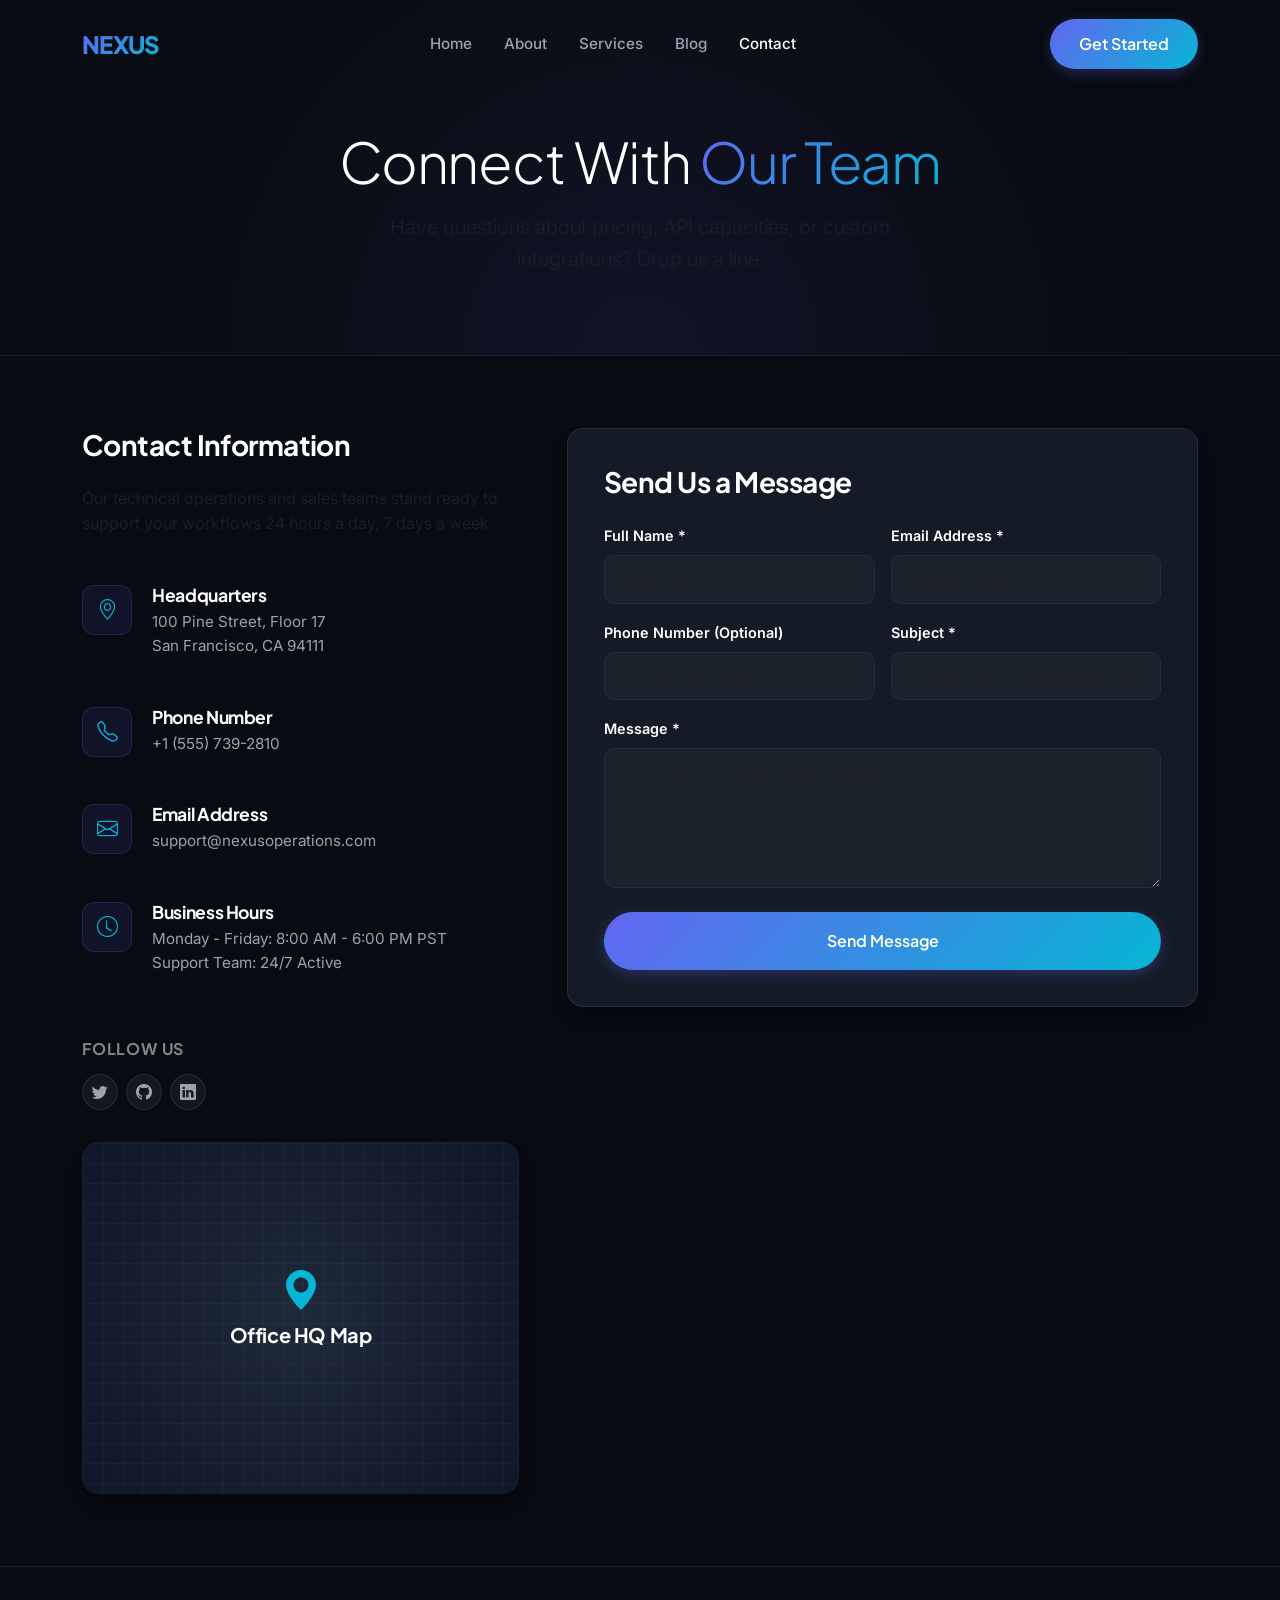
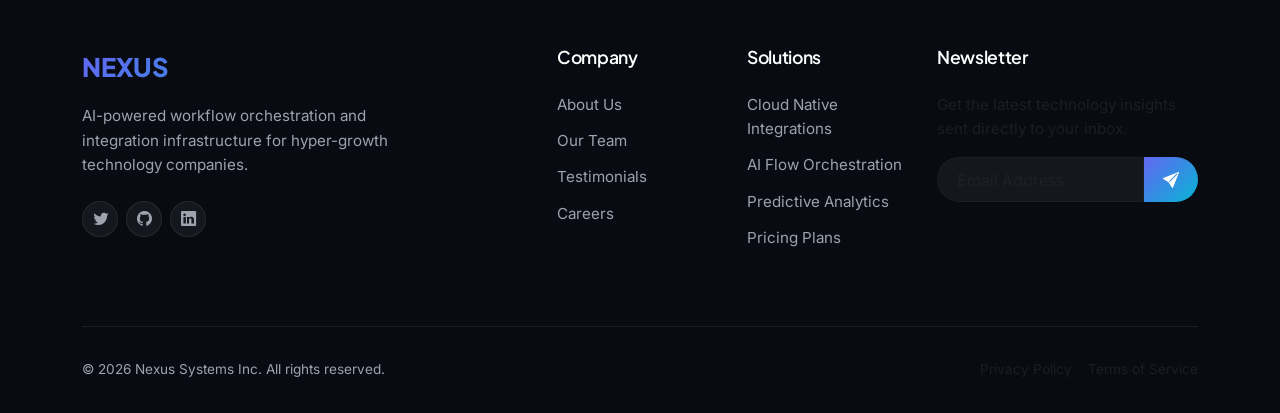
<file: contact.html>
<!DOCTYPE html>
<html lang="en">
<head>
  <meta charset="UTF-8">
  <meta name="viewport" content="width=device-width, initial-scale=1.0">
  <meta name="description" content="Contact Nexus - Reach out to our technical support, sales, or partnership teams. We are available 24/7.">
  <title>Contact Us - Nexus Systems</title>
  
  <!-- Bootstrap 5 CSS -->
  <link href="https://cdn.jsdelivr.net/npm/bootstrap@5.3.0/dist/css/bootstrap.min.css" rel="stylesheet">
  
  <!-- Bootstrap Icons -->
  <link href="https://cdn.jsdelivr.net/npm/bootstrap-icons@1.10.5/font/bootstrap-icons.css" rel="stylesheet">
  
  <!-- Custom CSS -->
  <link href="css/style.css" rel="stylesheet">
</head>
<body>

  <!-- Sticky Navigation Header -->
  <nav class="navbar navbar-expand-lg navbar-dark navbar-custom fixed-top">
    <div class="container">
      <a class="navbar-brand d-flex align-items-center" href="index.html">
        <span class="navbar-brand-text">NEXUS</span>
      </a>
      <button class="navbar-toggler" type="button" data-bs-toggle="collapse" data-bs-target="#navbarText" aria-controls="navbarText" aria-expanded="false" aria-label="Toggle navigation">
        <span class="navbar-toggler-icon"></span>
      </button>
      <div class="collapse navbar-collapse" id="navbarText">
        <ul class="navbar-nav mx-auto mb-2 mb-lg-0">
          <li class="nav-item">
            <a class="nav-link" href="index.html" id="navHome">Home</a>
          </li>
          <li class="nav-item">
            <a class="nav-link" href="about.html" id="navAbout">About</a>
          </li>
          <li class="nav-item">
            <a class="nav-link" href="services.html" id="navServices">Services</a>
          </li>
          <li class="nav-item">
            <a class="nav-link" href="blog.html" id="navBlog">Blog</a>
          </li>
          <li class="nav-item">
            <a class="nav-link active" aria-current="page" href="contact.html" id="navContact">Contact</a>
          </li>
        </ul>
        <div class="d-flex">
          <a href="contact.html" class="btn btn-custom btn-gradient">Get Started</a>
        </div>
      </div>
    </div>
  </nav>

  <!-- Page Header -->
  <header class="page-header-wrapper text-center">
    <div class="container">
      <h1 class="display-4 fw-extrabold mb-3">Connect With <span class="text-gradient">Our Team</span></h1>
      <p class="lead text-muted max-width-md mx-auto" style="max-width: 600px;">Have questions about pricing, API capacities, or custom integrations? Drop us a line.</p>
    </div>
  </header>

  <!-- Contact Section -->
  <section class="py-5">
    <div class="container py-4">
      <div class="row g-5">
        
        <!-- Contact Info & Map (Left Column) -->
        <div class="col-lg-5">
          <h2 class="h3 mb-4">Contact Information</h2>
          <p class="text-muted mb-5">Our technical operations and sales teams stand ready to support your workflows 24 hours a day, 7 days a week.</p>
          
          <!-- Info 1: Office -->
          <div class="contact-info-box">
            <div class="contact-info-icon">
              <i class="bi bi-geo-alt"></i>
            </div>
            <div>
              <h3 class="contact-info-title">Headquarters</h3>
              <p class="contact-info-text">100 Pine Street, Floor 17<br>San Francisco, CA 94111</p>
            </div>
          </div>

          <!-- Info 2: Phone -->
          <div class="contact-info-box">
            <div class="contact-info-icon">
              <i class="bi bi-telephone"></i>
            </div>
            <div>
              <h3 class="contact-info-title">Phone Number</h3>
              <p class="contact-info-text">+1 (555) 739-2810</p>
            </div>
          </div>

          <!-- Info 3: Email -->
          <div class="contact-info-box">
            <div class="contact-info-icon">
              <i class="bi bi-envelope"></i>
            </div>
            <div>
              <h3 class="contact-info-title">Email Address</h3>
              <p class="contact-info-text">support@nexusoperations.com</p>
            </div>
          </div>

          <!-- Info 4: Business Hours -->
          <div class="contact-info-box">
            <div class="contact-info-icon">
              <i class="bi bi-clock"></i>
            </div>
            <div>
              <h3 class="contact-info-title">Business Hours</h3>
              <p class="contact-info-text">Monday - Friday: 8:00 AM - 6:00 PM PST<br>Support Team: 24/7 Active</p>
            </div>
          </div>

          <!-- Social Links -->
          <div class="mt-4 pt-3">
            <h4 class="h6 mb-3 text-white-50 text-uppercase" style="letter-spacing: 0.05em;">Follow Us</h4>
            <div class="d-flex">
              <a href="#" class="footer-social-icon" aria-label="Twitter"><i class="bi bi-twitter"></i></a>
              <a href="#" class="footer-social-icon" aria-label="GitHub"><i class="bi bi-github"></i></a>
              <a href="#" class="footer-social-icon" aria-label="LinkedIn"><i class="bi bi-linkedin"></i></a>
            </div>
          </div>
          
          <!-- Map Section -->
          <div class="map-container">
            <div class="map-placeholder">
              <div class="map-grid-bg"></div>
              <div class="map-content">
                <i class="bi bi-geo-alt-fill map-icon"></i>
                <h4 class="h5 mb-2 text-white">Office HQ Map</h4>
                <p class="text-muted small mb-0">100 Pine Street, San Francisco, CA</p>
              </div>
            </div>
          </div>

        </div>

        <!-- Contact Form (Right Column) -->
        <div class="col-lg-7">
          <div class="glass-card">
            <h2 class="h3 mb-4">Send Us a Message</h2>
            
            <!-- Alert container for validation/submit status -->
            <div id="formResponse" class="mb-4"></div>

            <form id="contactForm" class="contact-form" novalidate>
              <div class="row g-3">
                <!-- Name -->
                <div class="col-md-6">
                  <label for="contactName" class="form-label">Full Name *</label>
                  <input type="text" class="form-control" id="contactName" placeholder="John Doe" required>
                </div>
                <!-- Email -->
                <div class="col-md-6">
                  <label for="contactEmail" class="form-label">Email Address *</label>
                  <input type="email" class="form-control" id="contactEmail" placeholder="john@example.com" required>
                </div>
                <!-- Phone -->
                <div class="col-md-6">
                  <label for="contactPhone" class="form-label">Phone Number (Optional)</label>
                  <input type="tel" class="form-control" id="contactPhone" placeholder="+1 (555) 000-0000">
                </div>
                <!-- Subject -->
                <div class="col-md-6">
                  <label for="contactSubject" class="form-label">Subject *</label>
                  <input type="text" class="form-control" id="contactSubject" placeholder="Pricing inquiry / Integration help" required>
                </div>
                <!-- Message -->
                <div class="col-12">
                  <label for="contactMessage" class="form-label">Message *</label>
                  <textarea class="form-control" id="contactMessage" rows="5" placeholder="Tell us how we can help your operations..." required></textarea>
                </div>
                <!-- Submit -->
                <div class="col-12 mt-4">
                  <button type="submit" class="btn btn-custom btn-gradient w-100 py-3">Send Message</button>
                </div>
              </div>
            </form>
          </div>
        </div>

      </div>
    </div>
  </section>

  <!-- Footer -->
  <footer class="footer-main">
    <div class="container">
      <div class="row g-4">
        <div class="col-lg-4">
          <div class="footer-logo">NEXUS</div>
          <p class="footer-desc">AI-powered workflow orchestration and integration infrastructure for hyper-growth technology companies.</p>
          <div class="d-flex">
            <a href="#" class="footer-social-icon" aria-label="Twitter"><i class="bi bi-twitter"></i></a>
            <a href="#" class="footer-social-icon" aria-label="GitHub"><i class="bi bi-github"></i></a>
            <a href="#" class="footer-social-icon" aria-label="LinkedIn"><i class="bi bi-linkedin"></i></a>
          </div>
        </div>
        <div class="col-md-4 col-lg-2 offset-lg-1">
          <h4 class="footer-title">Company</h4>
          <ul class="footer-links">
            <li><a href="about.html">About Us</a></li>
            <li><a href="about.html#team">Our Team</a></li>
            <li><a href="index.html#testimonialCarousel">Testimonials</a></li>
            <li><a href="contact.html">Careers</a></li>
          </ul>
        </div>
        <div class="col-md-4 col-lg-2">
          <h4 class="footer-title">Solutions</h4>
          <ul class="footer-links">
            <li><a href="services.html">Cloud Native Integrations</a></li>
            <li><a href="services.html">AI Flow Orchestration</a></li>
            <li><a href="services.html">Predictive Analytics</a></li>
            <li><a href="services.html#pricing">Pricing Plans</a></li>
          </ul>
        </div>
        <div class="col-md-4 col-lg-3">
          <h4 class="footer-title">Newsletter</h4>
          <p class="text-muted mb-3">Get the latest technology insights sent directly to your inbox.</p>
          <form class="newsletter-form d-flex">
            <input type="email" class="form-control" placeholder="Email Address" required aria-label="Email address for newsletter">
            <button type="submit" class="btn" aria-label="Subscribe"><i class="bi bi-send-fill"></i></button>
          </form>
        </div>
      </div>
      <div class="footer-bottom d-flex flex-column flex-md-row justify-content-between align-items-center">
        <p class="mb-0">&copy; 2026 Nexus Systems Inc. All rights reserved.</p>
        <div class="d-flex gap-3 mt-3 mt-md-0">
          <a href="#" class="text-muted">Privacy Policy</a>
          <a href="#" class="text-muted">Terms of Service</a>
        </div>
      </div>
    </div>
  </footer>

  <!-- Back to Top Button -->
  <a href="#" class="back-to-top" aria-label="Back to top">
    <i class="bi bi-arrow-up-short" style="font-size: 1.5rem; line-height: 1;"></i>
  </a>

  <!-- Bootstrap 5 Bundle JS -->
  <script src="https://cdn.jsdelivr.net/npm/bootstrap@5.3.0/dist/js/bootstrap.bundle.min.js"></script>
  
  <!-- Custom JS -->
  <script src="js/script.js"></script>
</body>
</html>
</file>
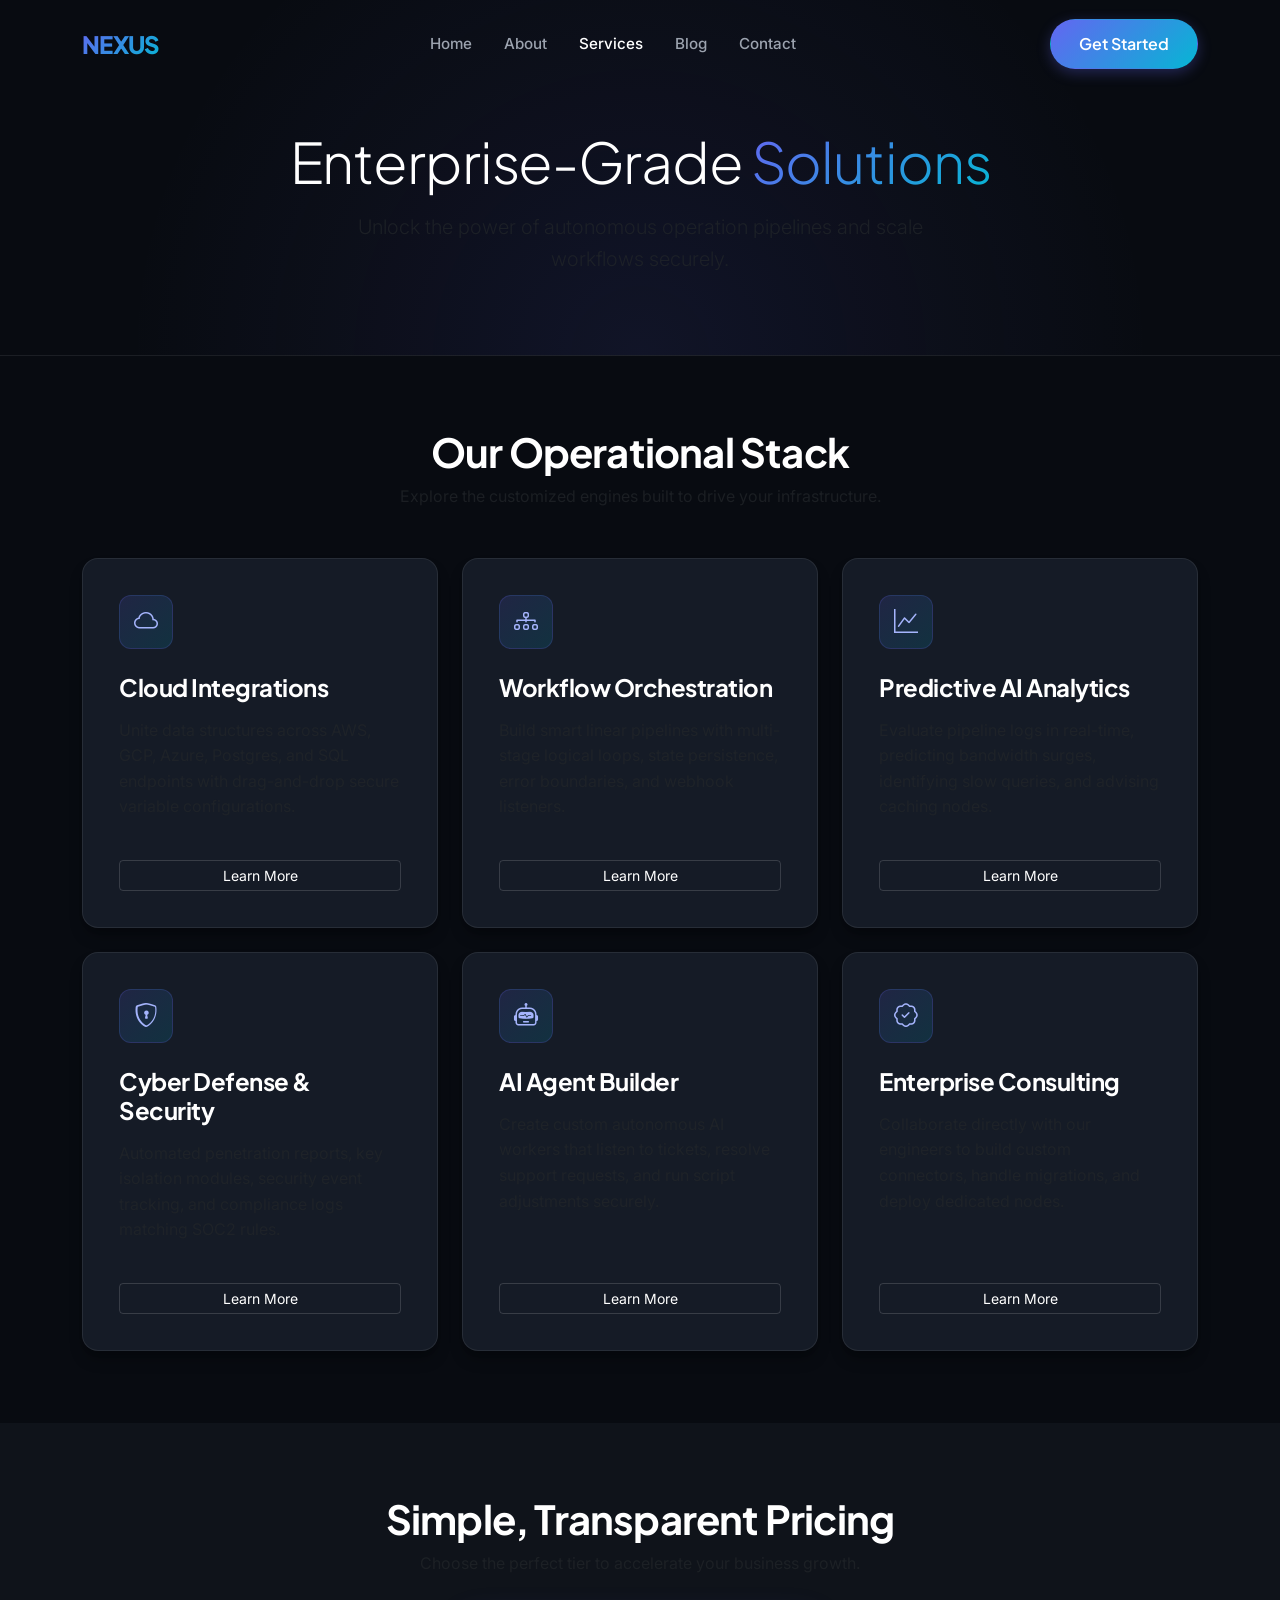
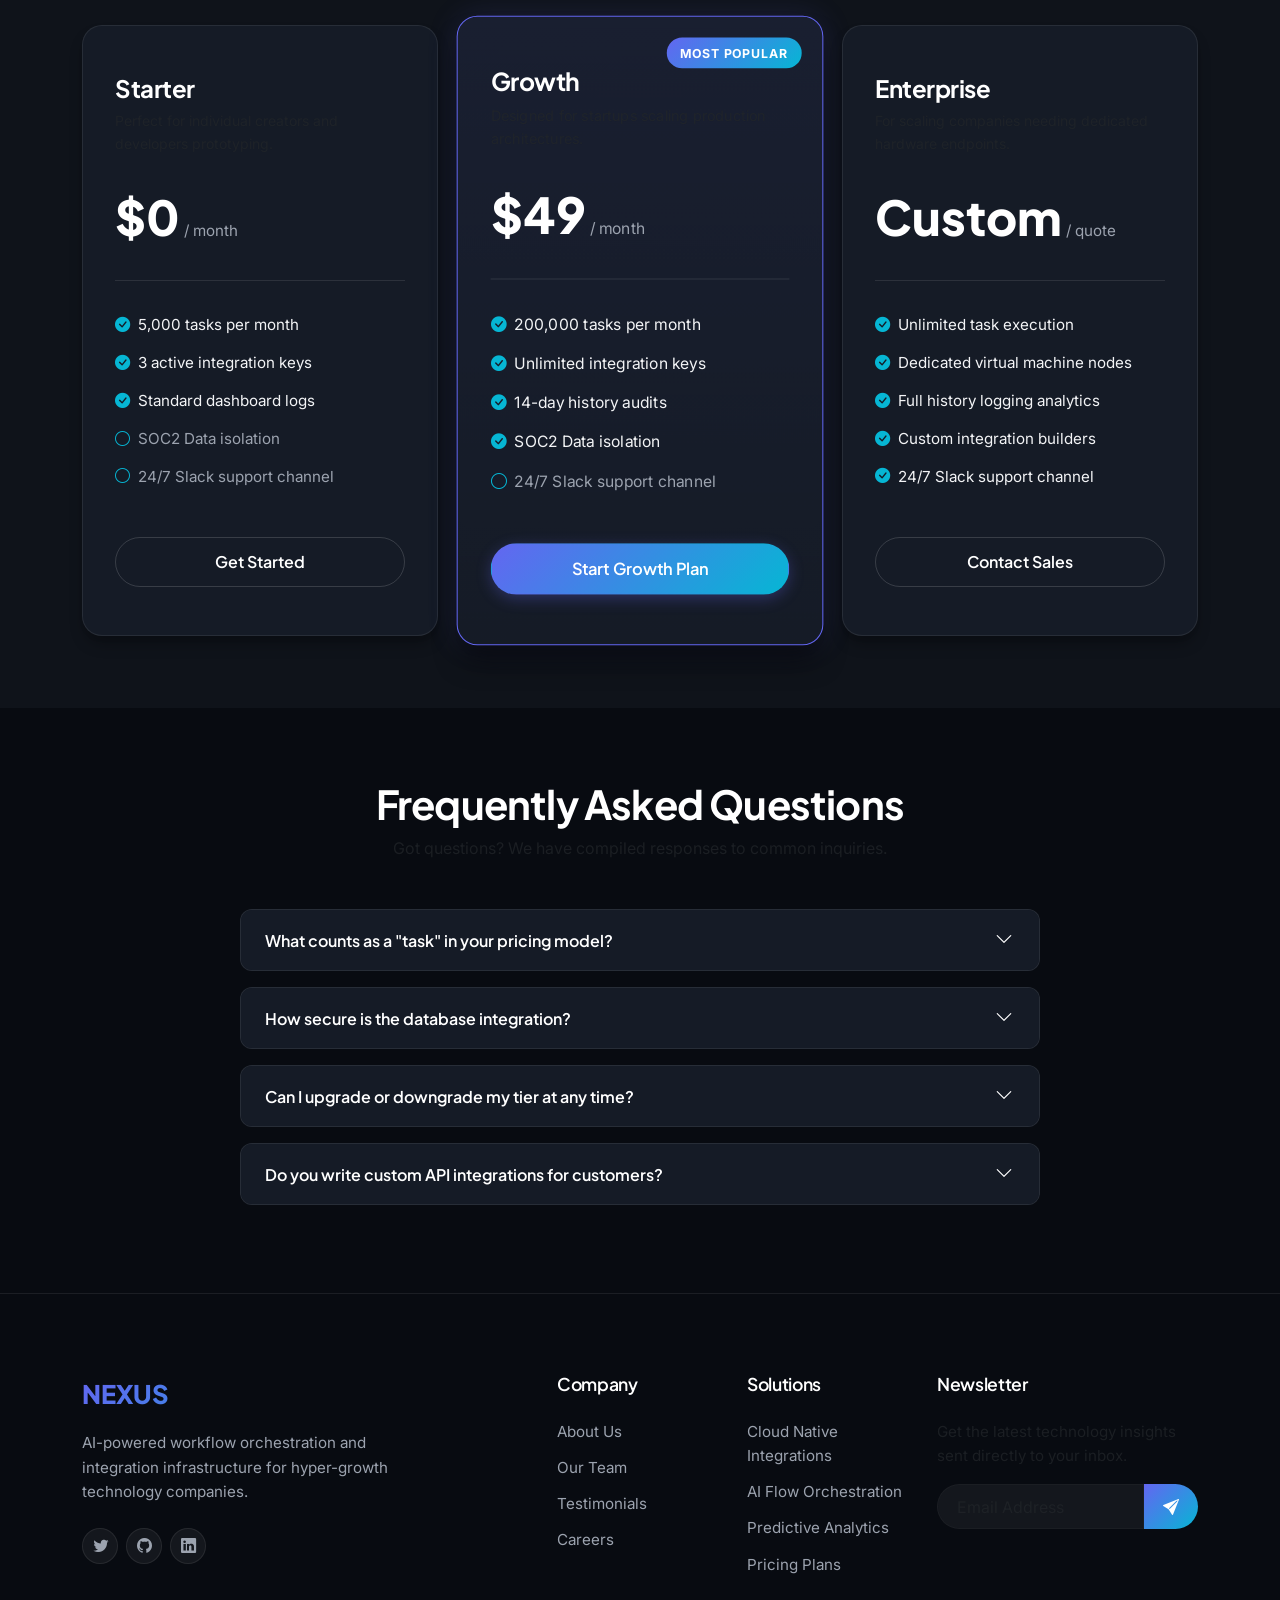
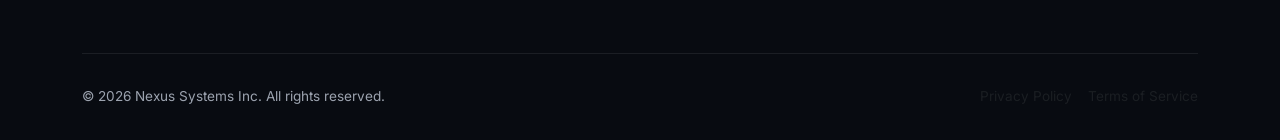
<file: services.html>
<!DOCTYPE html>
<html lang="en">
<head>
  <meta charset="UTF-8">
  <meta name="viewport" content="width=device-width, initial-scale=1.0">
  <meta name="description" content="Explore Nexus solutions. We provide cloud integration, AI workflow orchestration, cybersecurity compliance, AI agents, and enterprise consulting.">
  <title>Our Services & Pricing - Nexus Systems</title>
  
  <!-- Bootstrap 5 CSS -->
  <link href="https://cdn.jsdelivr.net/npm/bootstrap@5.3.0/dist/css/bootstrap.min.css" rel="stylesheet">
  
  <!-- Bootstrap Icons -->
  <link href="https://cdn.jsdelivr.net/npm/bootstrap-icons@1.10.5/font/bootstrap-icons.css" rel="stylesheet">
  
  <!-- Custom CSS -->
  <link href="css/style.css" rel="stylesheet">
</head>
<body>

  <!-- Sticky Navigation Header -->
  <nav class="navbar navbar-expand-lg navbar-dark navbar-custom fixed-top">
    <div class="container">
      <a class="navbar-brand d-flex align-items-center" href="index.html">
        <span class="navbar-brand-text">NEXUS</span>
      </a>
      <button class="navbar-toggler" type="button" data-bs-toggle="collapse" data-bs-target="#navbarText" aria-controls="navbarText" aria-expanded="false" aria-label="Toggle navigation">
        <span class="navbar-toggler-icon"></span>
      </button>
      <div class="collapse navbar-collapse" id="navbarText">
        <ul class="navbar-nav mx-auto mb-2 mb-lg-0">
          <li class="nav-item">
            <a class="nav-link" href="index.html" id="navHome">Home</a>
          </li>
          <li class="nav-item">
            <a class="nav-link" href="about.html" id="navAbout">About</a>
          </li>
          <li class="nav-item">
            <a class="nav-link active" aria-current="page" href="services.html" id="navServices">Services</a>
          </li>
          <li class="nav-item">
            <a class="nav-link" href="blog.html" id="navBlog">Blog</a>
          </li>
          <li class="nav-item">
            <a class="nav-link" href="contact.html" id="navContact">Contact</a>
          </li>
        </ul>
        <div class="d-flex">
          <a href="contact.html" class="btn btn-custom btn-gradient">Get Started</a>
        </div>
      </div>
    </div>
  </nav>

  <!-- Page Header -->
  <header class="page-header-wrapper text-center">
    <div class="container">
      <h1 class="display-4 fw-extrabold mb-3">Enterprise-Grade <span class="text-gradient">Solutions</span></h1>
      <p class="lead text-muted max-width-md mx-auto" style="max-width: 600px;">Unlock the power of autonomous operation pipelines and scale workflows securely.</p>
    </div>
  </header>

  <!-- Services Grid -->
  <section class="py-5">
    <div class="container py-4">
      <div class="text-center mb-5">
        <h2 class="h1">Our Operational Stack</h2>
        <p class="text-muted">Explore the customized engines built to drive your infrastructure.</p>
      </div>

      <div class="row g-4">
        <!-- Service 1 -->
        <div class="col-md-6 col-lg-4">
          <div class="glass-card hover-lift h-100 d-flex flex-column justify-content-between">
            <div>
              <div class="feature-icon-box">
                <i class="bi bi-cloud"></i>
              </div>
              <h3 class="h4 mb-3">Cloud Integrations</h3>
              <p class="text-muted">Unite data structures across AWS, GCP, Azure, Postgres, and SQL endpoints with drag-and-drop secure variable configurations.</p>
            </div>
            <button class="btn btn-outline-custom btn-sm mt-4 w-100" data-bs-toggle="modal" data-bs-target="#serviceModal1">Learn More</button>
          </div>
        </div>

        <!-- Service 2 -->
        <div class="col-md-6 col-lg-4">
          <div class="glass-card hover-lift h-100 d-flex flex-column justify-content-between">
            <div>
              <div class="feature-icon-box">
                <i class="bi bi-diagram-3"></i>
              </div>
              <h3 class="h4 mb-3">Workflow Orchestration</h3>
              <p class="text-muted">Build smart linear pipelines with multi-stage logical loops, state persistence, error boundaries, and webhook listeners.</p>
            </div>
            <button class="btn btn-outline-custom btn-sm mt-4 w-100" data-bs-toggle="modal" data-bs-target="#serviceModal2">Learn More</button>
          </div>
        </div>

        <!-- Service 3 -->
        <div class="col-md-6 col-lg-4">
          <div class="glass-card hover-lift h-100 d-flex flex-column justify-content-between">
            <div>
              <div class="feature-icon-box">
                <i class="bi bi-graph-up"></i>
              </div>
              <h3 class="h4 mb-3">Predictive AI Analytics</h3>
              <p class="text-muted">Evaluate pipeline logs in real-time, predicting bandwidth surges, identifying slow queries, and advising caching nodes.</p>
            </div>
            <button class="btn btn-outline-custom btn-sm mt-4 w-100" data-bs-toggle="modal" data-bs-target="#serviceModal3">Learn More</button>
          </div>
        </div>

        <!-- Service 4 -->
        <div class="col-md-6 col-lg-4">
          <div class="glass-card hover-lift h-100 d-flex flex-column justify-content-between">
            <div>
              <div class="feature-icon-box">
                <i class="bi bi-shield-lock"></i>
              </div>
              <h3 class="h4 mb-3">Cyber Defense & Security</h3>
              <p class="text-muted">Automated penetration reports, key isolation modules, security event tracking, and compliance logs matching SOC2 rules.</p>
            </div>
            <button class="btn btn-outline-custom btn-sm mt-4 w-100" data-bs-toggle="modal" data-bs-target="#serviceModal4">Learn More</button>
          </div>
        </div>

        <!-- Service 5 -->
        <div class="col-md-6 col-lg-4">
          <div class="glass-card hover-lift h-100 d-flex flex-column justify-content-between">
            <div>
              <div class="feature-icon-box">
                <i class="bi bi-robot"></i>
              </div>
              <h3 class="h4 mb-3">AI Agent Builder</h3>
              <p class="text-muted">Create custom autonomous AI workers that listen to tickets, resolve support requests, and run script adjustments securely.</p>
            </div>
            <button class="btn btn-outline-custom btn-sm mt-4 w-100" data-bs-toggle="modal" data-bs-target="#serviceModal5">Learn More</button>
          </div>
        </div>

        <!-- Service 6 -->
        <div class="col-md-6 col-lg-4">
          <div class="glass-card hover-lift h-100 d-flex flex-column justify-content-between">
            <div>
              <div class="feature-icon-box">
                <i class="bi bi-patch-check"></i>
              </div>
              <h3 class="h4 mb-3">Enterprise Consulting</h3>
              <p class="text-muted">Collaborate directly with our engineers to build custom connectors, handle migrations, and deploy dedicated nodes.</p>
            </div>
            <button class="btn btn-outline-custom btn-sm mt-4 w-100" data-bs-toggle="modal" data-bs-target="#serviceModal6">Learn More</button>
          </div>
        </div>
      </div>
    </div>
  </section>

  <!-- Pricing Plans Section -->
  <section class="py-5 bg-section-alt" id="pricing">
    <div class="container py-4">
      <div class="text-center mb-5">
        <h2 class="h1">Simple, Transparent Pricing</h2>
        <p class="text-muted">Choose the perfect tier to accelerate your business growth.</p>
      </div>

      <div class="row g-4 align-items-center justify-content-center">
        <!-- Starter Tier -->
        <div class="col-md-6 col-lg-4">
          <div class="pricing-card">
            <h3 class="h4 mb-2 text-white">Starter</h3>
            <p class="text-muted small">Perfect for individual creators and developers prototyping.</p>
            <div class="price-box">
              <span class="price-number">$0</span>
              <span class="price-period">/ month</span>
            </div>
            <hr class="my-4" style="background-color: var(--border-light); opacity: 0.1;">
            <ul class="pricing-features">
              <li class="active"><i class="bi bi-check-circle-fill"></i> 5,000 tasks per month</li>
              <li class="active"><i class="bi bi-check-circle-fill"></i> 3 active integration keys</li>
              <li class="active"><i class="bi bi-check-circle-fill"></i> Standard dashboard logs</li>
              <li><i class="bi bi-circle"></i> SOC2 Data isolation</li>
              <li><i class="bi bi-circle"></i> 24/7 Slack support channel</li>
            </ul>
            <a href="contact.html" class="btn btn-outline-custom w-100 btn-custom mt-3">Get Started</a>
          </div>
        </div>

        <!-- Pro Tier -->
        <div class="col-md-6 col-lg-4">
          <div class="pricing-card popular-tier">
            <div class="pricing-badge">MOST POPULAR</div>
            <h3 class="h4 mb-2 text-white">Growth</h3>
            <p class="text-muted small">Designed for startups scaling production architectures.</p>
            <div class="price-box">
              <span class="price-number">$49</span>
              <span class="price-period">/ month</span>
            </div>
            <hr class="my-4" style="background-color: var(--border-light); opacity: 0.1;">
            <ul class="pricing-features">
              <li class="active"><i class="bi bi-check-circle-fill"></i> 200,000 tasks per month</li>
              <li class="active"><i class="bi bi-check-circle-fill"></i> Unlimited integration keys</li>
              <li class="active"><i class="bi bi-check-circle-fill"></i> 14-day history audits</li>
              <li class="active"><i class="bi bi-check-circle-fill"></i> SOC2 Data isolation</li>
              <li><i class="bi bi-circle"></i> 24/7 Slack support channel</li>
            </ul>
            <a href="contact.html" class="btn btn-gradient w-100 btn-custom mt-3">Start Growth Plan</a>
          </div>
        </div>

        <!-- Enterprise Tier -->
        <div class="col-md-6 col-lg-4">
          <div class="pricing-card">
            <h3 class="h4 mb-2 text-white">Enterprise</h3>
            <p class="text-muted small">For scaling companies needing dedicated hardware endpoints.</p>
            <div class="price-box">
              <span class="price-number">Custom</span>
              <span class="price-period">/ quote</span>
            </div>
            <hr class="my-4" style="background-color: var(--border-light); opacity: 0.1;">
            <ul class="pricing-features">
              <li class="active"><i class="bi bi-check-circle-fill"></i> Unlimited task execution</li>
              <li class="active"><i class="bi bi-check-circle-fill"></i> Dedicated virtual machine nodes</li>
              <li class="active"><i class="bi bi-check-circle-fill"></i> Full history logging analytics</li>
              <li class="active"><i class="bi bi-check-circle-fill"></i> Custom integration builders</li>
              <li class="active"><i class="bi bi-check-circle-fill"></i> 24/7 Slack support channel</li>
            </ul>
            <a href="contact.html" class="btn btn-outline-custom w-100 btn-custom mt-3">Contact Sales</a>
          </div>
        </div>
      </div>
    </div>
  </section>

  <!-- FAQ Section (Accordion) -->
  <section class="py-5">
    <div class="container py-4">
      <div class="text-center mb-5">
        <h2 class="h1">Frequently Asked Questions</h2>
        <p class="text-muted">Got questions? We have compiled responses to common inquiries.</p>
      </div>

      <div class="accordion accordion-custom max-width-md mx-auto" id="faqAccordion" style="max-width: 800px;">
        <!-- Question 1 -->
        <div class="accordion-item">
          <h2 class="accordion-header" id="headingOne">
            <button class="accordion-button collapsed" type="button" data-bs-toggle="collapse" data-bs-target="#collapseOne" aria-expanded="false" aria-controls="collapseOne">
              What counts as a "task" in your pricing model?
            </button>
          </h2>
          <div id="collapseOne" class="accordion-collapse collapse" aria-labelledby="headingOne" data-bs-parent="#faqAccordion">
            <div class="accordion-body">
              A task is registered whenever a Nexus workflow executes an operational step. For example, if a webhook trigger fires, checks database variables, and then triggers a Slack notification, it constitutes a single workflow run, which consumes tasks based on active API steps executed.
            </div>
          </div>
        </div>

        <!-- Question 2 -->
        <div class="accordion-item">
          <h2 class="accordion-header" id="headingTwo">
            <button class="accordion-button collapsed" type="button" data-bs-toggle="collapse" data-bs-target="#collapseTwo" aria-expanded="false" aria-controls="collapseTwo">
              How secure is the database integration?
            </button>
          </h2>
          <div id="collapseTwo" class="accordion-collapse collapse" aria-labelledby="headingTwo" data-bs-parent="#faqAccordion">
            <div class="accordion-body">
              We encrypt database variables at-rest using AES-256 keys, which are isolated inside dedicated HSM (Hardware Security Modules) networks. We do not store query content, only transmitting sanitized records through SSL endpoints.
            </div>
          </div>
        </div>

        <!-- Question 3 -->
        <div class="accordion-item">
          <h2 class="accordion-header" id="headingThree">
            <button class="accordion-button collapsed" type="button" data-bs-toggle="collapse" data-bs-target="#collapseThree" aria-expanded="false" aria-controls="collapseThree">
              Can I upgrade or downgrade my tier at any time?
            </li>
          </h2>
          <div id="collapseThree" class="accordion-collapse collapse" aria-labelledby="headingThree" data-bs-parent="#faqAccordion">
            <div class="accordion-body">
              Yes, you can upgrade, downgrade, or cancel your active subscription plan immediately from the account billing dashboard. Downgrades apply at the end of the current billing cycle, and no tasks are deleted.
            </div>
          </div>
        </div>

        <!-- Question 4 -->
        <div class="accordion-item">
          <h2 class="accordion-header" id="headingFour">
            <button class="accordion-button collapsed" type="button" data-bs-toggle="collapse" data-bs-target="#collapseFour" aria-expanded="false" aria-controls="collapseFour">
              Do you write custom API integrations for customers?
            </button>
          </h2>
          <div id="collapseFour" class="accordion-collapse collapse" aria-labelledby="headingFour" data-bs-parent="#faqAccordion">
            <div class="accordion-body">
              Yes. For Enterprise tier partners, our design and development engineers build custom logic endpoints, database scripts, and direct integrations upon request.
            </div>
          </div>
        </div>
      </div>
    </div>
  </section>

  <!-- Service Details Modals (Bootstrap Modals) -->
  <!-- Modal 1 -->
  <div class="modal fade" id="serviceModal1" tabindex="-1" aria-labelledby="serviceModal1Label" aria-hidden="true">
    <div class="modal-dialog modal-dialog-centered">
      <div class="modal-content border-glow-class" style="background-color: var(--bg-card); color: var(--text-main);">
        <div class="modal-header border-0 pb-0">
          <h5 class="modal-title" id="serviceModal1Label">Cloud Integrations Detail</h5>
          <button type="button" class="btn-close btn-close-white" data-bs-dismiss="modal" aria-label="Close"></button>
        </div>
        <div class="modal-body py-4">
          <p class="text-muted">Our cloud integration engine is engineered to map endpoints automatically. Nexus utilizes sandboxed virtual networks that connect databases, serverless buckets, and CRM systems with zero latency.</p>
          <ul class="text-muted small">
            <li>Postgres, MySQL, DynamoDB, MongoDB support.</li>
            <li>OAuth authorization templates for 200+ SaaS programs.</li>
            <li>Variable state mappings and key rotations.</li>
          </ul>
        </div>
        <div class="modal-footer border-0 pt-0">
          <button type="button" class="btn btn-sm btn-outline-custom" data-bs-dismiss="modal">Close</button>
          <a href="contact.html" class="btn btn-sm btn-gradient">Get Started</a>
        </div>
      </div>
    </div>
  </div>

  <!-- Modal 2 -->
  <div class="modal fade" id="serviceModal2" tabindex="-1" aria-labelledby="serviceModal2Label" aria-hidden="true">
    <div class="modal-dialog modal-dialog-centered">
      <div class="modal-content border-glow-class" style="background-color: var(--bg-card); color: var(--text-main);">
        <div class="modal-header border-0 pb-0">
          <h5 class="modal-title" id="serviceModal2Label">Workflow Orchestration Detail</h5>
          <button type="button" class="btn-close btn-close-white" data-bs-dismiss="modal" aria-label="Close"></button>
        </div>
        <div class="modal-body py-4">
          <p class="text-muted">Combine triggers and actions in a visual canvas. Nexus interprets nested loop conditions and handles API failures gracefully with automated retries.</p>
          <ul class="text-muted small">
            <li>Linear flows with dynamic if/else branching.</li>
            <li>State persistence and execution recovery systems.</li>
            <li>Custom script steps supporting NodeJS and Python environments.</li>
          </ul>
        </div>
        <div class="modal-footer border-0 pt-0">
          <button type="button" class="btn btn-sm btn-outline-custom" data-bs-dismiss="modal">Close</button>
          <a href="contact.html" class="btn btn-sm btn-gradient">Get Started</a>
        </div>
      </div>
    </div>
  </div>

  <!-- Modal 3 -->
  <div class="modal fade" id="serviceModal3" tabindex="-1" aria-labelledby="serviceModal3Label" aria-hidden="true">
    <div class="modal-dialog modal-dialog-centered">
      <div class="modal-content border-glow-class" style="background-color: var(--bg-card); color: var(--text-main);">
        <div class="modal-header border-0 pb-0">
          <h5 class="modal-title" id="serviceModal3Label">Predictive AI Analytics Detail</h5>
          <button type="button" class="btn-close btn-close-white" data-bs-dismiss="modal" aria-label="Close"></button>
        </div>
        <div class="modal-body py-4">
          <p class="text-muted">Never worry about API billing spikes. Our ML monitoring tracks historical task throughput, warns you when you near rate limits, and suggests routing optimizations.</p>
          <ul class="text-muted small">
            <li>Anomaly and billing alert warnings.</li>
            <li>Automatic database query profiling advice.</li>
            <li>Real-time traffic balancing recommendations.</li>
          </ul>
        </div>
        <div class="modal-footer border-0 pt-0">
          <button type="button" class="btn btn-sm btn-outline-custom" data-bs-dismiss="modal">Close</button>
          <a href="contact.html" class="btn btn-sm btn-gradient">Get Started</a>
        </div>
      </div>
    </div>
  </div>

  <!-- Modal 4 -->
  <div class="modal fade" id="serviceModal4" tabindex="-1" aria-labelledby="serviceModal4Label" aria-hidden="true">
    <div class="modal-dialog modal-dialog-centered">
      <div class="modal-content border-glow-class" style="background-color: var(--bg-card); color: var(--text-main);">
        <div class="modal-header border-0 pb-0">
          <h5 class="modal-title" id="serviceModal4Label">Cyber Defense Detail</h5>
          <button type="button" class="btn-close btn-close-white" data-bs-dismiss="modal" aria-label="Close"></button>
        </div>
        <div class="modal-body py-4">
          <p class="text-muted">Security is in our DNA. Nexus maintains SOC2 Type II certification, utilizing AES-256 variables, audit logs, and hardware encryption environments.</p>
          <ul class="text-muted small">
            <li>Dedicated tenant environment configurations.</li>
            <li>Detailed IAM policy settings and control logs.</li>
            <li>Vulnerability checks and key tracking.</li>
          </ul>
        </div>
        <div class="modal-footer border-0 pt-0">
          <button type="button" class="btn btn-sm btn-outline-custom" data-bs-dismiss="modal">Close</button>
          <a href="contact.html" class="btn btn-sm btn-gradient">Get Started</a>
        </div>
      </div>
    </div>
  </div>

  <!-- Modal 5 -->
  <div class="modal fade" id="serviceModal5" tabindex="-1" aria-labelledby="serviceModal5Label" aria-hidden="true">
    <div class="modal-dialog modal-dialog-centered">
      <div class="modal-content border-glow-class" style="background-color: var(--bg-card); color: var(--text-main);">
        <div class="modal-header border-0 pb-0">
          <h5 class="modal-title" id="serviceModal5Label">AI Agent Builder Detail</h5>
          <button type="button" class="btn-close btn-close-white" data-bs-dismiss="modal" aria-label="Close"></button>
        </div>
        <div class="modal-body py-4">
          <p class="text-muted">Create automated workflow agents equipped with context memory, API permissions, and reasoning loops to autonomously manage operation steps.</p>
          <ul class="text-muted small">
            <li>Natural language prompting interface.</li>
            <li>Task-oriented decision capabilities.</li>
            <li>Safety boundaries with human-in-the-loop approvals.</li>
          </ul>
        </div>
        <div class="modal-footer border-0 pt-0">
          <button type="button" class="btn btn-sm btn-outline-custom" data-bs-dismiss="modal">Close</button>
          <a href="contact.html" class="btn btn-sm btn-gradient">Get Started</a>
        </div>
      </div>
    </div>
  </div>

  <!-- Modal 6 -->
  <div class="modal fade" id="serviceModal6" tabindex="-1" aria-labelledby="serviceModal6Label" aria-hidden="true">
    <div class="modal-dialog modal-dialog-centered">
      <div class="modal-content border-glow-class" style="background-color: var(--bg-card); color: var(--text-main);">
        <div class="modal-header border-0 pb-0">
          <h5 class="modal-title" id="serviceModal6Label">Enterprise Consulting Detail</h5>
          <button type="button" class="btn-close btn-close-white" data-bs-dismiss="modal" aria-label="Close"></button>
        </div>
        <div class="modal-body py-4">
          <p class="text-muted">Need custom pipelines, direct migrations, or dedicated clusters? Our core team will design and maintain dedicated instances for you.</p>
          <ul class="text-muted small">
            <li>Dedicated solutions architect and support team.</li>
            <li>Custom system integrations built on demand.</li>
            <li>Service level guarantees (SLA) with 99.99% uptime.</li>
          </ul>
        </div>
        <div class="modal-footer border-0 pt-0">
          <button type="button" class="btn btn-sm btn-outline-custom" data-bs-dismiss="modal">Close</button>
          <a href="contact.html" class="btn btn-sm btn-gradient">Get Started</a>
        </div>
      </div>
    </div>
  </div>

  <!-- Footer -->
  <footer class="footer-main">
    <div class="container">
      <div class="row g-4">
        <div class="col-lg-4">
          <div class="footer-logo">NEXUS</div>
          <p class="footer-desc">AI-powered workflow orchestration and integration infrastructure for hyper-growth technology companies.</p>
          <div class="d-flex">
            <a href="#" class="footer-social-icon" aria-label="Twitter"><i class="bi bi-twitter"></i></a>
            <a href="#" class="footer-social-icon" aria-label="GitHub"><i class="bi bi-github"></i></a>
            <a href="#" class="footer-social-icon" aria-label="LinkedIn"><i class="bi bi-linkedin"></i></a>
          </div>
        </div>
        <div class="col-md-4 col-lg-2 offset-lg-1">
          <h4 class="footer-title">Company</h4>
          <ul class="footer-links">
            <li><a href="about.html">About Us</a></li>
            <li><a href="about.html#team">Our Team</a></li>
            <li><a href="index.html#testimonialCarousel">Testimonials</a></li>
            <li><a href="contact.html">Careers</a></li>
          </ul>
        </div>
        <div class="col-md-4 col-lg-2">
          <h4 class="footer-title">Solutions</h4>
          <ul class="footer-links">
            <li><a href="services.html">Cloud Native Integrations</a></li>
            <li><a href="services.html">AI Flow Orchestration</a></li>
            <li><a href="services.html">Predictive Analytics</a></li>
            <li><a href="services.html#pricing">Pricing Plans</a></li>
          </ul>
        </div>
        <div class="col-md-4 col-lg-3">
          <h4 class="footer-title">Newsletter</h4>
          <p class="text-muted mb-3">Get the latest technology insights sent directly to your inbox.</p>
          <form class="newsletter-form d-flex">
            <input type="email" class="form-control" placeholder="Email Address" required aria-label="Email address for newsletter">
            <button type="submit" class="btn" aria-label="Subscribe"><i class="bi bi-send-fill"></i></button>
          </form>
        </div>
      </div>
      <div class="footer-bottom d-flex flex-column flex-md-row justify-content-between align-items-center">
        <p class="mb-0">&copy; 2026 Nexus Systems Inc. All rights reserved.</p>
        <div class="d-flex gap-3 mt-3 mt-md-0">
          <a href="#" class="text-muted">Privacy Policy</a>
          <a href="#" class="text-muted">Terms of Service</a>
        </div>
      </div>
    </div>
  </footer>

  <!-- Back to Top Button -->
  <a href="#" class="back-to-top" aria-label="Back to top">
    <i class="bi bi-arrow-up-short" style="font-size: 1.5rem; line-height: 1;"></i>
  </a>

  <!-- Bootstrap 5 Bundle JS -->
  <script src="https://cdn.jsdelivr.net/npm/bootstrap@5.3.0/dist/js/bootstrap.bundle.min.js"></script>
  
  <!-- Custom JS -->
  <script src="js/script.js"></script>
</body>
</html>
</file>
<file: css/style.css>
/* 
  =========================================
  Nexus Tech Startup Website - Custom Styles
  =========================================
*/

/* --- Google Fonts --- */
@import url('https://fonts.googleapis.com/css2?family=Inter:wght@300;400;500;600;700&family=Plus+Jakarta+Sans:wght@400;500;600;700;800&display=swap');

/* --- Design Tokens / CSS Variables --- */
:root {
  --font-primary: 'Inter', sans-serif;
  --font-heading: 'Plus Jakarta Sans', sans-serif;
  
  /* Color Palette */
  --bg-dark: #080b11;
  --bg-section: #0f131a;
  --bg-card: #151b26;
  --bg-card-hover: #1e2636;
  
  --color-primary: #6366f1;       /* Indigo */
  --color-primary-dark: #4f46e5;
  --color-secondary: #06b6d4;     /* Cyan */
  --color-accent: #8b5cf6;        /* Violet */
  
  --text-main: #f3f4f6;
  --text-muted: #9ca3af;
  --text-dark: #1f2937;
  
  --border-light: rgba(255, 255, 255, 0.08);
  --border-glow: rgba(99, 102, 241, 0.15);
  
  --gradient-primary: linear-gradient(135deg, #6366f1 0%, #06b6d4 100%);
  --gradient-hover: linear-gradient(135deg, #4f46e5 0%, #0891b2 100%);
  --gradient-dark: linear-gradient(135deg, #0f172a 0%, #1e1b4b 100%);
  
  --shadow-sm: 0 4px 6px -1px rgba(0, 0, 0, 0.1), 0 2px 4px -1px rgba(0, 0, 0, 0.06);
  --shadow-md: 0 10px 15px -3px rgba(0, 0, 0, 0.3), 0 4px 6px -2px rgba(0, 0, 0, 0.05);
  --shadow-lg: 0 20px 25px -5px rgba(0, 0, 0, 0.5), 0 10px 10px -5px rgba(0, 0, 0, 0.04);
  --shadow-glow: 0 0 20px rgba(99, 102, 241, 0.25);
  
  --transition-smooth: all 0.3s cubic-bezier(0.4, 0, 0.2, 1);
}

/* --- Global Reset & Styles --- */
body {
  font-family: var(--font-primary);
  background-color: var(--bg-dark);
  color: var(--text-main);
  overflow-x: hidden;
  line-height: 1.6;
}

h1, h2, h3, h4, h5, h6, .h1, .h2, .h3, .h4, .h5, .h6 {
  font-family: var(--font-heading);
  font-weight: 700;
  letter-spacing: -0.02em;
  color: #ffffff;
}

a {
  color: var(--color-secondary);
  text-decoration: none;
  transition: var(--transition-smooth);
}
a:hover {
  color: var(--color-primary);
}

/* --- Custom Scrollbar --- */
::-webkit-scrollbar {
  width: 10px;
}
::-webkit-scrollbar-track {
  background: var(--bg-dark);
}
::-webkit-scrollbar-thumb {
  background: #272e3f;
  border-radius: 5px;
}
::-webkit-scrollbar-thumb:hover {
  background: var(--color-primary);
}

/* --- Utilities --- */
.text-gradient {
  background: var(--gradient-primary);
  -webkit-background-clip: text;
  -webkit-text-fill-color: transparent;
  background-clip: text;
}

.bg-section-alt {
  background-color: var(--bg-section) !important;
}

.border-glow-class {
  border: 1px solid var(--border-glow);
}

/* --- Buttons --- */
.btn-custom {
  font-family: var(--font-heading);
  font-weight: 600;
  padding: 0.75rem 1.75rem;
  border-radius: 30px;
  transition: var(--transition-smooth);
  border: 1px solid transparent;
}

.btn-gradient {
  background: var(--gradient-primary);
  color: #ffffff !important;
  box-shadow: 0 4px 14px rgba(99, 102, 241, 0.3);
}
.btn-gradient:hover {
  background: var(--gradient-hover);
  transform: translateY(-2px);
  box-shadow: 0 6px 20px rgba(99, 102, 241, 0.45);
}

.btn-outline-custom {
  background: transparent;
  border: 1px solid rgba(255, 255, 255, 0.15);
  color: #ffffff !important;
}
.btn-outline-custom:hover {
  background: rgba(255, 255, 255, 0.05);
  border-color: #ffffff;
  transform: translateY(-2px);
}

/* --- Sticky Navigation with Glassmorphism --- */
.navbar-custom {
  padding: 1.2rem 0;
  background-color: transparent;
  border-bottom: 1px solid transparent;
  transition: var(--transition-smooth);
  z-index: 1050;
}

.navbar-custom.navbar-scrolled {
  padding: 0.8rem 0;
  background-color: rgba(8, 11, 17, 0.85);
  backdrop-filter: blur(12px);
  -webkit-backdrop-filter: blur(12px);
  border-bottom: 1px solid var(--border-light);
  box-shadow: var(--shadow-md);
}

.navbar-brand-text {
  font-family: var(--font-heading);
  font-weight: 800;
  font-size: 1.5rem;
  letter-spacing: -0.03em;
  background: var(--gradient-primary);
  -webkit-background-clip: text;
  -webkit-text-fill-color: transparent;
}

.navbar-custom .nav-link {
  color: var(--text-muted) !important;
  font-weight: 500;
  font-size: 0.95rem;
  padding: 0.5rem 1rem !important;
  transition: var(--transition-smooth);
}

.navbar-custom .nav-link:hover,
.navbar-custom .nav-link.active {
  color: #ffffff !important;
}

.navbar-toggler {
  border: 1px solid rgba(255, 255, 255, 0.15);
  padding: 0.4rem 0.6rem;
}
.navbar-toggler:focus {
  box-shadow: none;
}
.navbar-toggler-icon {
  background-image: url("data:image/svg+xml,%3csvg xmlns='http://www.w3.org/2000/svg' viewBox='0 0 30 30'%3e%3cpath stroke='rgba%28255, 255, 255, 0.75%29' stroke-width='2' stroke-linecap='round' stroke-miterlimit='10' d='M4 7h22M4 15h22M4 23h22'/%3e%3c/svg%3e");
}

/* --- Cards & Grid --- */
.glass-card {
  background-color: var(--bg-card);
  border: 1px solid var(--border-light);
  border-radius: 16px;
  padding: 2.25rem;
  box-shadow: var(--shadow-md);
  transition: var(--transition-smooth);
}

.glass-card:hover {
  background-color: var(--bg-card-hover);
  border-color: rgba(99, 102, 241, 0.3);
  box-shadow: var(--shadow-lg), 0 0 20px rgba(99, 102, 241, 0.1);
}

.hover-lift {
  transition: var(--transition-smooth);
}
.hover-lift:hover {
  transform: translateY(-8px);
}

/* --- Hero Section --- */
.hero-wrapper {
  position: relative;
  padding: 10rem 0 7rem;
  overflow: hidden;
  background: radial-gradient(circle at 70% 30%, rgba(99, 102, 241, 0.12) 0%, rgba(6, 182, 212, 0.05) 50%, rgba(8, 11, 17, 0) 100%);
}

.hero-badge {
  display: inline-flex;
  align-items: center;
  gap: 0.5rem;
  padding: 0.5rem 1rem;
  border-radius: 30px;
  background: rgba(99, 102, 241, 0.1);
  border: 1px solid rgba(99, 102, 241, 0.2);
  font-size: 0.85rem;
  font-weight: 600;
  color: #a5b4fc;
  margin-bottom: 1.5rem;
}

.hero-dashboard-wrapper {
  position: relative;
  border-radius: 20px;
  padding: 8px;
  background: linear-gradient(135deg, rgba(255,255,255,0.1), rgba(255,255,255,0.03));
  border: 1px solid var(--border-light);
  box-shadow: var(--shadow-lg), 0 0 40px rgba(99, 102, 241, 0.15);
}

.hero-dashboard-img {
  border-radius: 12px;
  width: 100%;
  display: block;
}

/* --- Floating Animation --- */
@keyframes float {
  0% { transform: translateY(0px); }
  50% { transform: translateY(-10px); }
  100% { transform: translateY(0px); }
}

.animated-float {
  animation: float 4s ease-in-out infinite;
}

/* --- Stats Section --- */
.stats-section {
  position: relative;
  padding: 4rem 0;
  border-top: 1px solid var(--border-light);
  border-bottom: 1px solid var(--border-light);
  background-color: rgba(15, 19, 26, 0.4);
}

.stat-num {
  font-family: var(--font-heading);
  font-weight: 800;
  font-size: 3rem;
  background: var(--gradient-primary);
  -webkit-background-clip: text;
  -webkit-text-fill-color: transparent;
  margin-bottom: 0.25rem;
}

.stat-desc {
  color: var(--text-muted);
  font-weight: 500;
  font-size: 0.95rem;
  text-transform: uppercase;
  letter-spacing: 0.05em;
}

/* --- Feature Highlights --- */
.feature-icon-box {
  display: inline-flex;
  align-items: center;
  justify-content: center;
  width: 54px;
  height: 54px;
  border-radius: 12px;
  background: linear-gradient(135deg, rgba(99, 102, 241, 0.15) 0%, rgba(6, 182, 212, 0.15) 100%);
  border: 1px solid rgba(99, 102, 241, 0.2);
  color: #a5b4fc;
  font-size: 1.5rem;
  margin-bottom: 1.5rem;
}

/* --- Testimonials --- */
.testimonial-carousel {
  position: relative;
}

.testimonial-card {
  background-color: var(--bg-card);
  border: 1px solid var(--border-light);
  border-radius: 20px;
  padding: 3rem;
  box-shadow: var(--shadow-lg);
}

.testimonial-rating {
  color: #fbbf24;
  margin-bottom: 1rem;
}

.testimonial-avatar {
  width: 60px;
  height: 60px;
  border-radius: 50%;
  object-fit: cover;
  border: 2px solid var(--color-primary);
}

.testimonial-author-name {
  font-size: 1.1rem;
  font-weight: 700;
  color: #ffffff;
  margin-bottom: 0.1rem;
}

.testimonial-author-role {
  font-size: 0.85rem;
  color: var(--text-muted);
}

.carousel-indicators [data-bs-target] {
  width: 10px;
  height: 10px;
  border-radius: 50%;
  background-color: var(--text-muted);
  border: none;
  opacity: 0.3;
  transition: var(--transition-smooth);
}

.carousel-indicators .active {
  width: 30px;
  border-radius: 10px;
  background-color: var(--color-primary);
  opacity: 1;
}

/* --- CTA Banner --- */
.cta-banner-wrapper {
  background: linear-gradient(135deg, #1e1b4b 0%, #0f172a 100%);
  border: 1px solid var(--border-light);
  border-radius: 24px;
  padding: 4rem 3rem;
  position: relative;
  overflow: hidden;
  box-shadow: var(--shadow-lg);
}

.cta-banner-wrapper::before {
  content: '';
  position: absolute;
  top: -50%;
  right: -20%;
  width: 400px;
  height: 400px;
  background: radial-gradient(circle, rgba(6, 182, 212, 0.15) 0%, rgba(6, 182, 212, 0) 70%);
  z-index: 1;
  pointer-events: none;
}

.cta-banner-wrapper::after {
  content: '';
  position: absolute;
  bottom: -50%;
  left: -20%;
  width: 400px;
  height: 400px;
  background: radial-gradient(circle, rgba(99, 102, 241, 0.15) 0%, rgba(99, 102, 241, 0) 70%);
  z-index: 1;
  pointer-events: none;
}

.cta-banner-content {
  position: relative;
  z-index: 2;
}

/* --- Footer --- */
.footer-main {
  background-color: var(--bg-dark);
  border-top: 1px solid var(--border-light);
  padding: 5rem 0 2rem;
  font-size: 0.95rem;
}

.footer-logo {
  font-family: var(--font-heading);
  font-weight: 800;
  font-size: 1.6rem;
  background: var(--gradient-primary);
  -webkit-background-clip: text;
  -webkit-text-fill-color: transparent;
  margin-bottom: 1rem;
}

.footer-desc {
  color: var(--text-muted);
  margin-bottom: 1.5rem;
}

.footer-title {
  font-size: 1.1rem;
  font-weight: 600;
  margin-bottom: 1.5rem;
  color: #ffffff;
}

.footer-links {
  list-style: none;
  padding: 0;
  margin: 0;
}

.footer-links li {
  margin-bottom: 0.75rem;
}

.footer-links a {
  color: var(--text-muted);
  transition: var(--transition-smooth);
}

.footer-links a:hover {
  color: #ffffff;
  padding-left: 5px;
}

.footer-social-icon {
  display: inline-flex;
  align-items: center;
  justify-content: center;
  width: 36px;
  height: 36px;
  border-radius: 50%;
  background-color: rgba(255, 255, 255, 0.05);
  color: var(--text-muted);
  border: 1px solid var(--border-light);
  margin-right: 0.5rem;
  transition: var(--transition-smooth);
}

.footer-social-icon:hover {
  background: var(--gradient-primary);
  color: #ffffff;
  border-color: transparent;
  transform: translateY(-3px);
}

.newsletter-form .form-control {
  background-color: rgba(255, 255, 255, 0.05);
  border: 1px solid var(--border-light);
  border-radius: 30px 0 0 30px;
  padding: 0.6rem 1.2rem;
  color: #ffffff;
}

.newsletter-form .form-control:focus {
  background-color: rgba(255, 255, 255, 0.08);
  border-color: var(--color-primary);
  box-shadow: none;
}

.newsletter-form .btn {
  border-radius: 0 30px 30px 0;
  background: var(--gradient-primary);
  border: none;
  color: #ffffff;
  padding: 0.6rem 1.2rem;
  font-weight: 600;
}

.footer-bottom {
  border-top: 1px solid var(--border-light);
  padding-top: 2rem;
  margin-top: 4rem;
  color: var(--text-muted);
  font-size: 0.85rem;
}

/* --- Page Header Banner --- */
.page-header-wrapper {
  position: relative;
  padding: 8rem 0 4rem;
  background: radial-gradient(circle at 50% 100%, rgba(99, 102, 241, 0.1) 0%, rgba(8, 11, 17, 0) 70%);
  border-bottom: 1px solid var(--border-light);
}

/* --- Timeline (About Page) --- */
.timeline-container {
  position: relative;
  max-width: 800px;
  margin: 0 auto;
  padding: 2rem 0;
}

.timeline-container::after {
  content: '';
  position: absolute;
  width: 2px;
  background: var(--border-light);
  top: 0;
  bottom: 0;
  left: 50%;
  margin-left: -1px;
}

.timeline-item {
  padding: 10px 40px;
  position: relative;
  background-color: inherit;
  width: 50%;
}

.timeline-item::after {
  content: '';
  position: absolute;
  width: 16px;
  height: 16px;
  right: -8px;
  background-color: var(--bg-dark);
  border: 4px solid var(--color-primary);
  top: 15px;
  border-radius: 50%;
  z-index: 1;
  transition: var(--transition-smooth);
}

.timeline-left {
  left: 0;
}

.timeline-right {
  left: 50%;
}

.timeline-right::after {
  left: -8px;
}

.timeline-card {
  padding: 1.5rem;
  background: var(--bg-card);
  border: 1px solid var(--border-light);
  border-radius: 12px;
  position: relative;
}

.timeline-item:hover::after {
  background-color: var(--color-secondary);
  box-shadow: 0 0 10px var(--color-secondary);
}

.timeline-date {
  font-family: var(--font-heading);
  font-weight: 700;
  color: var(--color-secondary);
  font-size: 0.9rem;
  margin-bottom: 0.5rem;
  display: block;
}

@media (max-width: 767.98px) {
  .timeline-container::after {
    left: 31px;
  }
  .timeline-item {
    width: 100%;
    padding-left: 70px;
    padding-right: 25px;
  }
  .timeline-item::after {
    left: 23px;
    top: 15px;
  }
  .timeline-right {
    left: 0%;
  }
}

/* --- Team Members Grid --- */
.team-member-card {
  overflow: hidden;
  background-color: var(--bg-card);
  border: 1px solid var(--border-light);
  border-radius: 16px;
}

.team-member-img-wrapper {
  position: relative;
  overflow: hidden;
}

.team-member-img {
  width: 100%;
  transition: var(--transition-smooth);
  display: block;
}

.team-member-card:hover .team-member-img {
  transform: scale(1.05);
}

.team-member-socials {
  position: absolute;
  bottom: 0;
  left: 0;
  right: 0;
  background: linear-gradient(0deg, rgba(8,11,17,0.9) 0%, rgba(8,11,17,0) 100%);
  padding: 1.5rem;
  display: flex;
  justify-content: center;
  gap: 0.75rem;
  opacity: 0;
  transform: translateY(10px);
  transition: var(--transition-smooth);
}

.team-member-card:hover .team-member-socials {
  opacity: 1;
  transform: translateY(0);
}

/* --- Pricing Plan --- */
.pricing-card {
  position: relative;
  background-color: var(--bg-card);
  border: 1px solid var(--border-light);
  border-radius: 20px;
  padding: 3rem 2rem;
  box-shadow: var(--shadow-md);
  transition: var(--transition-smooth);
}

.pricing-card.popular-tier {
  border-color: var(--color-primary);
  background: linear-gradient(180deg, rgba(99, 102, 241, 0.05) 0%, rgba(21, 27, 38, 0.4) 100%), var(--bg-card);
  transform: scale(1.03);
  box-shadow: var(--shadow-lg), 0 0 30px rgba(99, 102, 241, 0.15);
}

.pricing-badge {
  position: absolute;
  top: 1.25rem;
  right: 1.25rem;
  background: var(--gradient-primary);
  color: #ffffff;
  padding: 0.35rem 0.85rem;
  border-radius: 20px;
  font-size: 0.75rem;
  font-weight: 700;
  letter-spacing: 0.05em;
  text-transform: uppercase;
}

.price-box {
  margin: 1.5rem 0;
}

.price-number {
  font-family: var(--font-heading);
  font-weight: 800;
  font-size: 3rem;
  color: #ffffff;
}

.price-period {
  color: var(--text-muted);
  font-size: 0.95rem;
}

.pricing-features {
  list-style: none;
  padding: 0;
  margin: 2rem 0;
}

.pricing-features li {
  margin-bottom: 0.85rem;
  display: flex;
  align-items: center;
  gap: 0.5rem;
  color: var(--text-muted);
  font-size: 0.95rem;
}

.pricing-features li.active {
  color: var(--text-main);
}

.pricing-features i {
  color: var(--color-secondary);
}

@media (max-width: 991.98px) {
  .pricing-card.popular-tier {
    transform: scale(1);
    margin: 1.5rem 0;
  }
}

/* --- Accordion Custom --- */
.accordion-custom .accordion-item {
  background-color: var(--bg-card);
  border: 1px solid var(--border-light);
  border-radius: 12px !important;
  margin-bottom: 1rem;
  overflow: hidden;
}

.accordion-custom .accordion-header {
  border: none;
}

.accordion-custom .accordion-button {
  background-color: var(--bg-card);
  color: #ffffff;
  font-family: var(--font-heading);
  font-weight: 600;
  padding: 1.25rem 1.5rem;
  border: none;
  box-shadow: none;
}

.accordion-custom .accordion-button:not(.collapsed) {
  background-color: rgba(99, 102, 241, 0.05);
  color: var(--color-secondary);
}

.accordion-custom .accordion-button::after {
  background-image: url("data:image/svg+xml,%3csvg xmlns='http://www.w3.org/2000/svg' viewBox='0 0 16 16' fill='%23ffffff'%3e%3cpath fill-rule='evenodd' d='M1.646 4.646a.5.5 0 0 1 .708 0L8 10.293l5.646-5.647a.5.5 0 0 1 .708.708l-6 6a.5.5 0 0 1-.708 0l-6-6a.5.5 0 0 1 0-.708z'/%3e%3c/svg%3e");
  background-size: 1.1rem;
  transition: var(--transition-smooth);
}

.accordion-custom .accordion-button:not(.collapsed)::after {
  background-image: url("data:image/svg+xml,%3csvg xmlns='http://www.w3.org/2000/svg' viewBox='0 0 16 16' fill='%2306b6d4'%3e%3cpath fill-rule='evenodd' d='M1.646 4.646a.5.5 0 0 1 .708 0L8 10.293l5.646-5.647a.5.5 0 0 1 .708.708l-6 6a.5.5 0 0 1-.708 0l-6-6a.5.5 0 0 1 0-.708z'/%3e%3c/svg%3e");
}

.accordion-custom .accordion-body {
  background-color: rgba(21, 27, 38, 0.5);
  color: var(--text-muted);
  padding: 1.25rem 1.5rem;
  border-top: 1px solid var(--border-light);
}

/* --- Blog Styles --- */
.blog-card {
  overflow: hidden;
  background-color: var(--bg-card);
  border: 1px solid var(--border-light);
  border-radius: 16px;
  height: 100%;
  display: flex;
  flex-direction: column;
}

.blog-img-wrapper {
  position: relative;
  overflow: hidden;
}

.blog-img {
  width: 100%;
  height: 220px;
  object-fit: cover;
  transition: var(--transition-smooth);
}

.blog-card:hover .blog-img {
  transform: scale(1.05);
}

.blog-badge {
  position: absolute;
  top: 1rem;
  left: 1rem;
  background: var(--gradient-primary);
  color: #ffffff;
  padding: 0.35rem 0.85rem;
  border-radius: 20px;
  font-size: 0.75rem;
  font-weight: 600;
  z-index: 10;
}

.blog-card-body {
  padding: 1.75rem;
  display: flex;
  flex-direction: column;
  flex-grow: 1;
}

.blog-meta {
  font-size: 0.85rem;
  color: var(--text-muted);
  margin-bottom: 0.75rem;
  display: flex;
  gap: 1rem;
}

.blog-meta i {
  color: var(--color-secondary);
}

.blog-title {
  font-size: 1.25rem;
  font-weight: 700;
  margin-bottom: 0.75rem;
  line-height: 1.4;
}

.blog-title a {
  color: #ffffff;
}
.blog-title a:hover {
  color: var(--color-secondary);
}

.blog-excerpt {
  color: var(--text-muted);
  font-size: 0.95rem;
  margin-bottom: 1.5rem;
  flex-grow: 1;
}

.blog-author-box {
  display: flex;
  align-items: center;
  gap: 0.75rem;
  margin-top: auto;
  padding-top: 1rem;
  border-top: 1px solid var(--border-light);
}

.blog-author-avatar {
  width: 32px;
  height: 32px;
  border-radius: 50%;
  object-fit: cover;
}

.blog-author-name {
  font-size: 0.85rem;
  font-weight: 600;
  color: #ffffff;
}

.blog-sidebar-widget {
  background-color: var(--bg-card);
  border: 1px solid var(--border-light);
  border-radius: 16px;
  padding: 1.75rem;
  margin-bottom: 2rem;
}

.blog-sidebar-title {
  font-size: 1.15rem;
  font-weight: 700;
  color: #ffffff;
  margin-bottom: 1.25rem;
  padding-bottom: 0.5rem;
  border-bottom: 2px solid var(--border-light);
}

.search-widget .form-control {
  background-color: rgba(255, 255, 255, 0.05);
  border: 1px solid var(--border-light);
  border-radius: 30px;
  padding: 0.6rem 1.2rem;
  color: #ffffff;
}

.search-widget .form-control:focus {
  background-color: rgba(255, 255, 255, 0.08);
  border-color: var(--color-primary);
  box-shadow: none;
}

.category-list-link {
  display: flex;
  justify-content: space-between;
  align-items: center;
  color: var(--text-muted);
  padding: 0.5rem 0;
  transition: var(--transition-smooth);
}
.category-list-link:hover, .category-list-link.active {
  color: var(--color-secondary);
  padding-left: 5px;
}

.category-count {
  background-color: rgba(255, 255, 255, 0.05);
  color: var(--text-muted);
  font-size: 0.75rem;
  padding: 0.2rem 0.5rem;
  border-radius: 10px;
}

.tag-cloud {
  display: flex;
  flex-wrap: wrap;
  gap: 0.5rem;
}

.tag-link {
  font-size: 0.8rem;
  font-weight: 500;
  color: var(--text-muted);
  background-color: rgba(255, 255, 255, 0.05);
  border: 1px solid var(--border-light);
  padding: 0.35rem 0.75rem;
  border-radius: 20px;
  transition: var(--transition-smooth);
}
.tag-link:hover {
  color: #ffffff;
  background-color: var(--color-primary);
  border-color: transparent;
}

.recent-post-item {
  display: flex;
  gap: 1rem;
  margin-bottom: 1.25rem;
}

.recent-post-item:last-child {
  margin-bottom: 0;
}

.recent-post-thumb {
  width: 70px;
  height: 60px;
  border-radius: 8px;
  object-fit: cover;
}

.recent-post-title {
  font-size: 0.9rem;
  font-weight: 600;
  line-height: 1.3;
  margin-bottom: 0.25rem;
}

.recent-post-title a {
  color: #ffffff;
}
.recent-post-title a:hover {
  color: var(--color-secondary);
}

.recent-post-date {
  font-size: 0.8rem;
  color: var(--text-muted);
}

.pagination-custom .page-link {
  background-color: var(--bg-card);
  border: 1px solid var(--border-light);
  color: var(--text-muted);
  margin: 0 3px;
  border-radius: 8px;
  padding: 0.6rem 1rem;
  font-weight: 600;
  transition: var(--transition-smooth);
}

.pagination-custom .page-link:hover {
  background-color: rgba(99, 102, 241, 0.1);
  color: #ffffff;
  border-color: rgba(99, 102, 241, 0.3);
}

.pagination-custom .page-item.active .page-link {
  background: var(--gradient-primary);
  color: #ffffff;
  border-color: transparent;
}

.pagination-custom .page-item.disabled .page-link {
  background-color: rgba(15, 19, 26, 0.4);
  color: rgba(255, 255, 255, 0.15);
  border-color: var(--border-light);
}

/* --- Contact & Forms --- */
.contact-info-box {
  display: flex;
  gap: 1.25rem;
  margin-bottom: 2rem;
}

.contact-info-icon {
  display: flex;
  align-items: center;
  justify-content: center;
  width: 50px;
  height: 50px;
  border-radius: 12px;
  background-color: rgba(99, 102, 241, 0.1);
  border: 1px solid rgba(99, 102, 241, 0.2);
  color: var(--color-secondary);
  font-size: 1.3rem;
  flex-shrink: 0;
}

.contact-info-title {
  font-size: 1.1rem;
  font-weight: 700;
  color: #ffffff;
  margin-bottom: 0.25rem;
}

.contact-info-text {
  color: var(--text-muted);
  font-size: 0.95rem;
}

.contact-form .form-label {
  font-size: 0.9rem;
  font-weight: 600;
  color: #ffffff;
  margin-bottom: 0.5rem;
}

.contact-form .form-control {
  background-color: rgba(255, 255, 255, 0.03);
  border: 1px solid var(--border-light);
  color: #ffffff;
  border-radius: 10px;
  padding: 0.75rem 1rem;
  font-size: 0.95rem;
  transition: var(--transition-smooth);
}

.contact-form .form-control:focus {
  background-color: rgba(255, 255, 255, 0.05);
  border-color: var(--color-primary);
  box-shadow: 0 0 8px rgba(99, 102, 241, 0.2);
}

.contact-form .is-invalid {
  border-color: #dc3545 !important;
  background-color: rgba(220, 53, 69, 0.05) !important;
}

.contact-form .is-valid {
  border-color: #198754 !important;
  background-color: rgba(25, 135, 84, 0.05) !important;
}

.map-container {
  border-radius: 16px;
  overflow: hidden;
  border: 1px solid var(--border-light);
  box-shadow: var(--shadow-md);
  margin-top: 2rem;
}

.map-placeholder {
  width: 100%;
  height: 350px;
  background: radial-gradient(circle, #1e293b 0%, #0f172a 100%);
  display: flex;
  flex-direction: column;
  align-items: center;
  justify-content: center;
  text-align: center;
  padding: 2rem;
  position: relative;
}

.map-grid-bg {
  position: absolute;
  top: 0;
  left: 0;
  width: 100%;
  height: 100%;
  background-image: linear-gradient(rgba(255,255,255,0.03) 1px, transparent 1px),
                    linear-gradient(90deg, rgba(255,255,255,0.03) 1px, transparent 1px);
  background-size: 20px 20px;
  z-index: 1;
}

.map-content {
  position: relative;
  z-index: 2;
}

.map-icon {
  font-size: 2.5rem;
  color: var(--color-secondary);
  margin-bottom: 1rem;
  animation: float 3s ease-in-out infinite;
}

/* --- Back To Top --- */
.back-to-top {
  position: fixed;
  bottom: 30px;
  right: 30px;
  width: 44px;
  height: 44px;
  border-radius: 50%;
  background: var(--gradient-primary);
  color: #ffffff !important;
  display: flex;
  align-items: center;
  justify-content: center;
  border: none;
  font-size: 1.1rem;
  opacity: 0;
  visibility: hidden;
  transition: var(--transition-smooth);
  z-index: 999;
  box-shadow: 0 4px 14px rgba(99, 102, 241, 0.3);
}

.back-to-top.show {
  opacity: 1;
  visibility: visible;
}

.back-to-top:hover {
  transform: translateY(-5px);
  box-shadow: 0 6px 20px rgba(99, 102, 241, 0.45);
}
</file>
